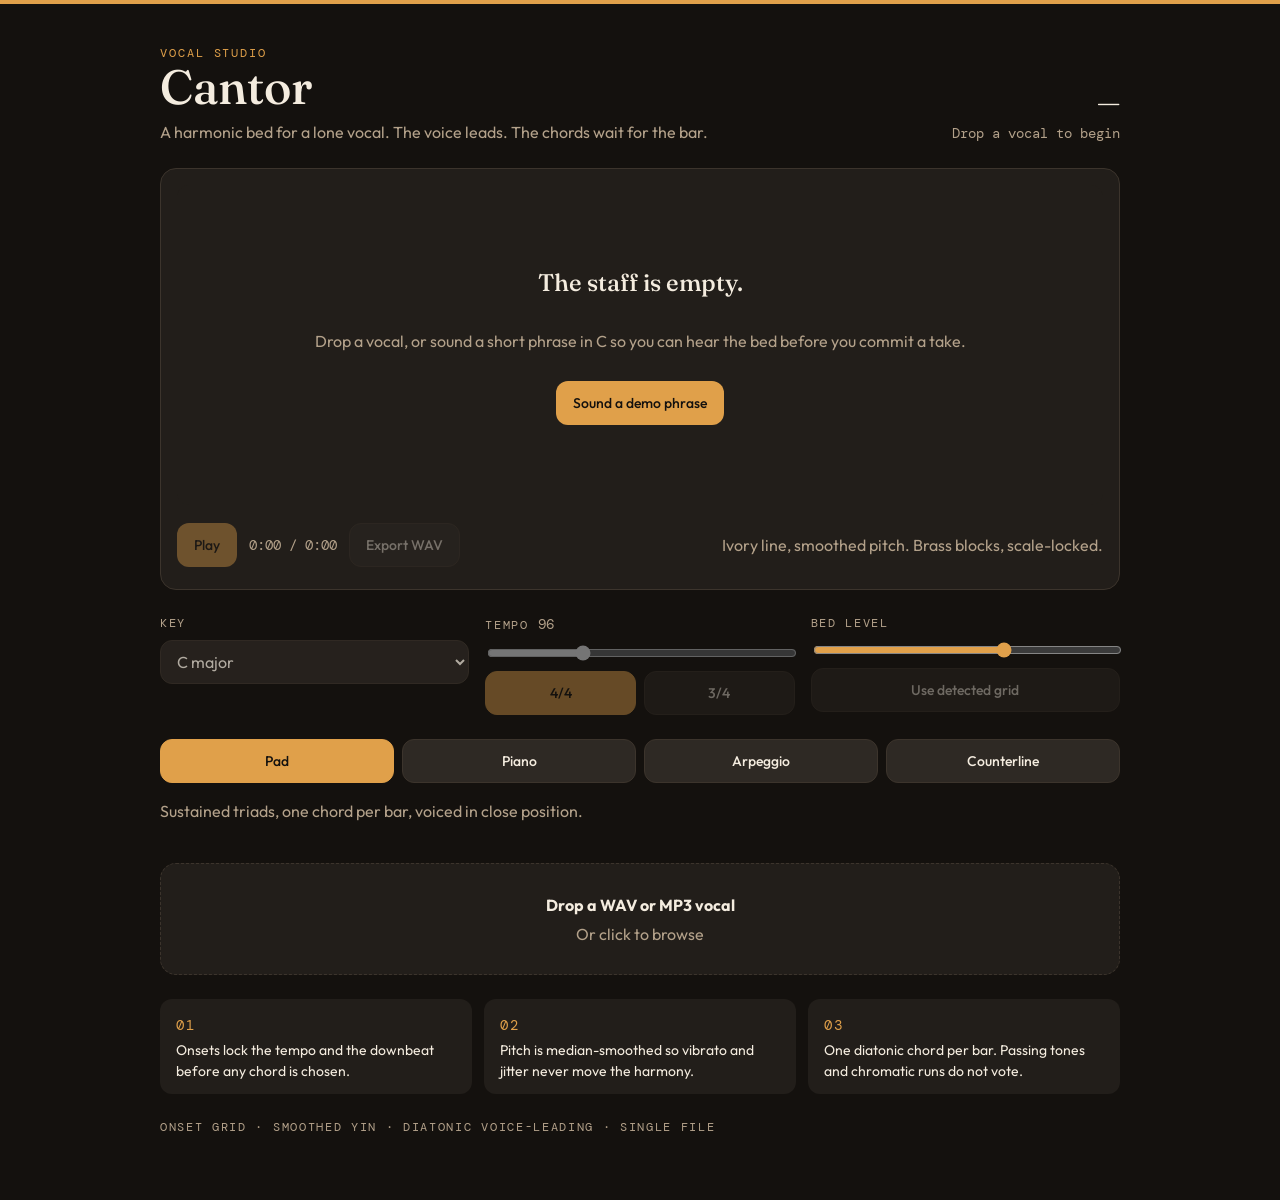
<file: index.html>
<!DOCTYPE html>
<html lang="en">
<head>
<meta charset="utf-8" />
<meta name="viewport" content="width=device-width, initial-scale=1" />
<title>Cantor</title>
<link rel="preconnect" href="https://fonts.googleapis.com" />
<link rel="preconnect" href="https://fonts.gstatic.com" crossorigin />
<link href="https://fonts.googleapis.com/css2?family=DM+Mono:wght@400;500&family=Fraunces:opsz,wght@9..144,500;9..144,600&family=Outfit:wght@400;500&display=swap" rel="stylesheet" />
<style>
  :root {
    --bg: #14110e;
    --surface: #221e1a;
    --raised: #2e2924;
    --fg: #f4ecdf;
    --muted: #b3a18a;
    --brass: #e0a04a;
    --line: #3c342c;
    --display: "Fraunces", "Iowan Old Style", Georgia, serif;
    --sans: "Outfit", "Avenir Next", sans-serif;
    --mono: "DM Mono", ui-monospace, monospace;
  }
  * { box-sizing: border-box; }
  [hidden] { display: none !important; }
  html { color-scheme: dark; }
  body {
    margin: 0;
    min-height: 100vh;
    background: var(--bg);
    color: var(--fg);
    font-family: var(--sans);
    line-height: 1.5;
  }
  button, select, input[type="file"] { font: inherit; }
  button { cursor: pointer; }
  button:disabled { cursor: default; opacity: 0.4; }
  :focus-visible { outline: 2px solid var(--brass); outline-offset: 2px; }
  input[type="range"] { accent-color: var(--brass); width: 100%; }
  .bar { height: 4px; background: var(--brass); }
  .wrap { max-width: 64rem; margin: 0 auto; padding: 1.5rem 1rem 3rem; display: flex; flex-direction: column; gap: 1.5rem; }
  header.top { display: flex; flex-direction: column; gap: 1rem; }
  .kicker { font-family: var(--mono); font-size: 0.75rem; letter-spacing: 0.16em; text-transform: uppercase; color: var(--brass); margin: 0; }
  h1 { font-family: var(--display); font-weight: 500; font-size: 2.4rem; line-height: 1.05; margin: 0; }
  .lede, .muted, .hint { color: var(--muted); }
  .lede { margin: 0.5rem 0 0; }
  .keyline { font-family: var(--display); font-size: 1.8rem; margin: 0; }
  .meta { font-family: var(--mono); font-size: 0.875rem; color: var(--muted); margin: 0; }
  .panel { border: 1px solid var(--line); background: var(--surface); border-radius: 1rem; padding: 0.75rem; }
  .stage { position: relative; height: 14rem; border-radius: 0.75rem; overflow: hidden; }
  canvas { display: block; width: 100%; height: 100%; }
  .veil {
    position: absolute; inset: 0; display: flex; flex-direction: column; align-items: center; justify-content: center;
    gap: 0.75rem; background: var(--surface); text-align: center; padding: 1.5rem;
  }
  .veil h2 { font-family: var(--display); font-weight: 500; font-size: 1.5rem; margin: 0; }
  .meter { height: 4px; width: min(20rem, 100%); background: var(--raised); border-radius: 999px; overflow: hidden; }
  .meter > span { display: block; height: 100%; background: var(--brass); }
  .row { display: flex; flex-wrap: wrap; align-items: center; gap: 0.75rem; margin-top: 0.75rem; }
  .btn {
    display: inline-flex; align-items: center; justify-content: center; gap: 0.45rem;
    height: 2.75rem; padding: 0 1rem; border-radius: 0.75rem; border: 1px solid transparent;
    background: var(--brass); color: var(--bg); font-size: 0.875rem; font-weight: 500;
  }
  .btn.ghost { background: var(--raised); color: var(--fg); border-color: var(--line); }
  .btn.on { background: var(--brass); color: var(--bg); border-color: var(--brass); }
  .clock { font-family: var(--mono); font-size: 0.875rem; color: var(--muted); }
  .alert { border: 1px solid var(--line); background: var(--surface); color: var(--brass); border-radius: 0.75rem; padding: 0.75rem 1rem; margin: 0; font-size: 0.875rem; }
  .chords { display: flex; flex-wrap: wrap; gap: 0.5rem; list-style: none; margin: 0; padding: 0; }
  .chords li { background: var(--surface); border-radius: 0.5rem; padding: 0.4rem 0.75rem; }
  .deg { font-family: var(--mono); font-size: 0.75rem; color: var(--muted); }
  .sym { font-family: var(--display); font-size: 1.15rem; margin-left: 0.45rem; }
  .grid { display: grid; gap: 1rem; }
  label.field, .field { display: flex; flex-direction: column; gap: 0.5rem; }
  .lbl { font-family: var(--mono); font-size: 0.75rem; letter-spacing: 0.14em; text-transform: uppercase; color: var(--muted); }
  select {
    height: 2.75rem; border-radius: 0.75rem; border: 1px solid var(--line); background: var(--raised); color: var(--fg); padding: 0 0.75rem;
  }
  .split { display: flex; gap: 0.5rem; }
  .split .btn { flex: 1; }
  .styles { display: grid; grid-template-columns: 1fr 1fr; gap: 0.5rem; }
  .drop {
    min-height: 7rem; display: flex; flex-direction: column; align-items: center; justify-content: center; gap: 0.35rem;
    border: 1px dashed var(--line); background: var(--surface); border-radius: 1rem; text-align: center; padding: 1.5rem; cursor: pointer;
  }
  .drop.hot { border-color: var(--brass); }
  .drop input { position: absolute; width: 1px; height: 1px; overflow: hidden; clip: rect(0 0 0 0); }
  .steps { display: grid; gap: 0.75rem; list-style: none; margin: 0; padding: 0; }
  .steps li { background: var(--surface); border-radius: 0.75rem; padding: 0.75rem 1rem; }
  .steps p { margin: 0.25rem 0 0; font-size: 0.875rem; }
  .foot { font-family: var(--mono); font-size: 0.75rem; letter-spacing: 0.14em; text-transform: uppercase; color: var(--muted); margin: 0; }
  @media (min-width: 768px) {
    .wrap { padding: 2.5rem 2rem 4rem; }
    h1 { font-size: 3rem; }
    header.top { flex-direction: row; align-items: flex-end; justify-content: space-between; }
    .keyblock { text-align: right; }
    .stage { height: 20rem; }
    .panel { padding: 1rem; }
    .grid { grid-template-columns: 1fr 1fr 1fr; }
    .styles { grid-template-columns: repeat(4, 1fr); }
    .steps { grid-template-columns: 1fr 1fr 1fr; }
    .push { margin-left: auto; }
  }
</style>
</head>
<body>
<div class="bar"></div>
<main class="wrap">
  <header class="top">
    <div>
      <p class="kicker">Vocal studio</p>
      <h1>Cantor</h1>
      <p class="lede">A harmonic bed for a lone vocal. The voice leads. The chords wait for the bar.</p>
    </div>
    <div class="keyblock">
      <p class="keyline" id="keyLabel">—</p>
      <p class="meta" id="metaLabel">Drop a vocal to begin</p>
    </div>
  </header>

  <section class="panel">
    <div class="stage">
      <canvas id="score" aria-hidden="true"></canvas>
      <div class="veil" id="veil">
        <h2 id="veilTitle">The staff is empty.</h2>
        <p class="muted" id="veilCopy">Drop a vocal, or sound a short phrase in C so you can hear the bed before you commit a take.</p>
        <div class="meter" id="meter" hidden><span id="meterFill"></span></div>
        <button class="btn" id="demoBtn" type="button">Sound a demo phrase</button>
      </div>
    </div>
    <div class="row">
      <button class="btn" id="playBtn" type="button" disabled>Play</button>
      <span class="clock" id="clock">0:00 / 0:00</span>
      <button class="btn ghost" id="exportBtn" type="button" disabled>Export WAV</button>
      <p class="muted push">Ivory line, smoothed pitch. Brass blocks, scale-locked.</p>
    </div>
  </section>

  <p class="alert" id="alert" hidden></p>
  <p class="muted" id="capped" hidden>Export keeps the first six minutes.</p>

  <div id="chordBlock" hidden>
    <p class="kicker" id="gridNote"></p>
    <ol class="chords" id="chords"></ol>
  </div>

  <section class="grid">
    <label class="field">
      <span class="lbl">Key</span>
      <select id="keySelect" disabled></select>
    </label>
    <div class="field">
      <div class="row" style="margin:0;gap:0.6rem">
        <span class="lbl">Tempo</span>
        <span class="clock" id="bpmRead">96</span>
      </div>
      <input id="bpm" type="range" min="60" max="180" step="1" value="96" disabled aria-label="Tempo in beats per minute" />
      <div class="split">
        <button class="btn on" id="m4" type="button" disabled>4/4</button>
        <button class="btn ghost" id="m3" type="button" disabled>3/4</button>
      </div>
    </div>
    <div class="field">
      <span class="lbl">Bed level</span>
      <input id="bed" type="range" min="0" max="1.6" step="0.01" value="1" aria-label="Backing track level" />
      <button class="btn ghost" id="resetBtn" type="button" disabled>Use detected grid</button>
    </div>
  </section>

  <section>
    <div class="styles" id="styles"></div>
    <p class="hint" id="styleHint"></p>
  </section>

  <label class="drop" id="drop">
    <strong id="fileName">Drop a WAV or MP3 vocal</strong>
    <span class="muted" id="fileHint">Or click to browse</span>
    <input id="file" type="file" accept="audio/*,.wav,.mp3,.m4a,.ogg,.flac" />
  </label>

  <ol class="steps">
    <li><p class="kicker">01</p><p>Onsets lock the tempo and the downbeat before any chord is chosen.</p></li>
    <li><p class="kicker">02</p><p>Pitch is median-smoothed so vibrato and jitter never move the harmony.</p></li>
    <li><p class="kicker">03</p><p>One diatonic chord per bar. Passing tones and chromatic runs do not vote.</p></li>
  </ol>
  <p class="foot">Onset grid · smoothed YIN · diatonic voice-leading · single file</p>
</main>
<script>"use strict";
var Voc2Inst = (() => {
  var __defProp = Object.defineProperty;
  var __getOwnPropDesc = Object.getOwnPropertyDescriptor;
  var __getOwnPropNames = Object.getOwnPropertyNames;
  var __hasOwnProp = Object.prototype.hasOwnProperty;
  var __export = (target, all) => {
    for (var name in all)
      __defProp(target, name, { get: all[name], enumerable: true });
  };
  var __copyProps = (to, from, except, desc) => {
    if (from && typeof from === "object" || typeof from === "function") {
      for (let key of __getOwnPropNames(from))
        if (!__hasOwnProp.call(to, key) && key !== except)
          __defProp(to, key, { get: () => from[key], enumerable: !(desc = __getOwnPropDesc(from, key)) || desc.enumerable });
    }
    return to;
  };
  var __toCommonJS = (mod) => __copyProps(__defProp({}, "__esModule", { value: true }), mod);

  // src/voc2inst-entry.ts
  var voc2inst_entry_exports = {};
  __export(voc2inst_entry_exports, {
    BedPlayer: () => BedPlayer,
    NOTE_NAMES: () => NOTE_NAMES,
    analyzeVocal: () => analyzeVocal,
    arrange: () => arrange,
    exportMix: () => exportMix,
    makeDemoVocal: () => makeDemoVocal,
    mixToMono: () => mixToMono
  });

  // src/lib/cantor/theory.ts
  var NOTE_NAMES = ["C", "Db", "D", "Eb", "E", "F", "F#", "G", "Ab", "A", "Bb", "B"];
  var MAJOR_STEPS = [0, 2, 4, 5, 7, 9, 11];
  var MINOR_STEPS = [0, 2, 3, 5, 7, 8, 10];
  var MAJOR_PROFILE = [6.35, 2.23, 3.48, 2.33, 4.38, 4.09, 2.52, 5.19, 2.39, 3.66, 2.29, 2.88];
  var MINOR_PROFILE = [6.33, 2.68, 3.52, 5.38, 2.6, 3.53, 2.54, 4.75, 3.98, 2.69, 3.34, 3.17];
  function stepsFor(mode) {
    return mode === "major" ? MAJOR_STEPS : MINOR_STEPS;
  }
  function pitchClass(midi) {
    return (Math.round(midi) % 12 + 12) % 12;
  }
  function keyName(root, mode) {
    return `${NOTE_NAMES[root]} ${mode}`;
  }
  function hzToMidi(hz) {
    return 69 + 12 * Math.log2(hz / 440);
  }
  function midiToHz(midi) {
    return 440 * 2 ** ((midi - 69) / 12);
  }
  function buildScale(root, mode, low = 36, high = 84) {
    const steps = stepsFor(mode);
    const tones = [];
    for (let m = low; m <= high; m++) {
      if (steps.includes((pitchClass(m) - root + 12) % 12)) tones.push(m);
    }
    return tones;
  }
  function nearestScaleTone(midi, scale) {
    let best = scale[0] ?? Math.round(midi);
    let dist = Infinity;
    for (const tone of scale) {
      const d = Math.abs(tone - midi);
      if (d < dist) {
        dist = d;
        best = tone;
      }
    }
    return best;
  }
  function inScale(midi, root, mode) {
    return stepsFor(mode).includes((pitchClass(midi) - root + 12) % 12);
  }
  function diatonicTriads(root, mode) {
    const scale = stepsFor(mode);
    const qualities = mode === "major" ? ["maj", "min", "min", "maj", "maj", "min", "dim"] : ["min", "dim", "maj", "min", "min", "maj", "maj"];
    const degrees = mode === "major" ? ["I", "ii", "iii", "IV", "V", "vi", "vii\xB0"] : ["i", "ii\xB0", "III", "iv", "v", "VI", "VII"];
    const triads = scale.map((degree, i) => ({
      rootPc: (root + degree) % 12,
      third: (root + scale[(i + 2) % 7]) % 12,
      fifth: (root + scale[(i + 4) % 7]) % 12,
      quality: qualities[i],
      degree: degrees[i],
      degreeIndex: i,
      altered: false
    }));
    if (mode === "minor") {
      triads.push({
        rootPc: (root + 7) % 12,
        third: (root + 11) % 12,
        fifth: (root + 2) % 12,
        quality: "maj",
        degree: "V",
        degreeIndex: 4,
        altered: true
      });
    }
    return triads;
  }
  function triadSymbol(triad) {
    const name = NOTE_NAMES[triad.rootPc];
    if (triad.quality === "min") return `${name}m`;
    if (triad.quality === "dim") return `${name}dim`;
    return name;
  }
  function triadContains(triad, pc) {
    return pc === triad.rootPc || pc === triad.third || pc === triad.fifth;
  }
  function pcDistance(a, b) {
    const d = Math.abs(a - b) % 12;
    return Math.min(d, 12 - d);
  }
  var MOTION_COST = [0.32, 1.15, 0.22, 0.38, 0.42, 0.08, 0.95];
  function rootMotionCost(from, to) {
    return MOTION_COST[pcDistance(from, to)];
  }
  function pearson(a, b) {
    const n = a.length;
    let meanA = 0;
    let meanB = 0;
    for (let i = 0; i < n; i++) {
      meanA += a[i];
      meanB += b[i];
    }
    meanA /= n;
    meanB /= n;
    let num = 0;
    let denA = 0;
    let denB = 0;
    for (let i = 0; i < n; i++) {
      const da = a[i] - meanA;
      const db = b[i] - meanB;
      num += da * db;
      denA += da * da;
      denB += db * db;
    }
    const den = Math.sqrt(denA * denB);
    return den === 0 ? 0 : num / den;
  }
  function clamp(n, lo, hi) {
    return Math.max(lo, Math.min(hi, n));
  }

  // src/lib/cantor/analyze.ts
  var PITCH_RATE = 8e3;
  var MIN_HZ = 75;
  var MAX_HZ = 1e3;
  var YIN_THRESHOLD = 0.16;
  function mixToMono(channels) {
    const n = channels[0]?.length ?? 0;
    const out = new Float32Array(n);
    if (channels.length === 0 || n === 0) return out;
    for (const ch of channels) {
      for (let i = 0; i < n; i++) {
        const s = ch[i];
        if (Number.isFinite(s)) out[i] += s;
      }
    }
    const inv = 1 / channels.length;
    for (let i = 0; i < n; i++) out[i] *= inv;
    return out;
  }
  function normalizePeak(input, peakTarget = 0.85) {
    const out = new Float32Array(input.length);
    let peak = 0;
    for (let i = 0; i < input.length; i++) {
      const s = Number.isFinite(input[i]) ? input[i] : 0;
      out[i] = s;
      const a = Math.abs(s);
      if (a > peak) peak = a;
    }
    if (peak > 8e-4) {
      const g = peakTarget / peak;
      for (let i = 0; i < out.length; i++) out[i] *= g;
    }
    return out;
  }
  function downsample(input, inRate, outRate) {
    if (outRate >= inRate - 1) return input;
    const ratio = inRate / outRate;
    const outLen = Math.max(0, Math.floor(input.length / ratio));
    const out = new Float32Array(outLen);
    for (let i = 0; i < outLen; i++) {
      const a = Math.floor(i * ratio);
      const b = Math.min(input.length, Math.max(a + 1, Math.floor((i + 1) * ratio)));
      let s = 0;
      for (let j = a; j < b; j++) s += input[j];
      out[i] = s / (b - a);
    }
    return out;
  }
  function nextPow2(n) {
    let p = 1;
    while (p < n) p <<= 1;
    return p;
  }
  function fft(re, im) {
    const n = re.length;
    for (let i = 1, j = 0; i < n; i++) {
      let bit = n >> 1;
      for (; j & bit; bit >>= 1) j ^= bit;
      j ^= bit;
      if (i < j) {
        const tr = re[i];
        re[i] = re[j];
        re[j] = tr;
        const ti = im[i];
        im[i] = im[j];
        im[j] = ti;
      }
    }
    for (let len = 2; len <= n; len <<= 1) {
      const ang = -2 * Math.PI / len;
      const wlenRe = Math.cos(ang);
      const wlenIm = Math.sin(ang);
      const half = len >> 1;
      for (let i = 0; i < n; i += len) {
        let wRe = 1;
        let wIm = 0;
        for (let j = 0; j < half; j++) {
          const a = i + j;
          const b = a + half;
          const uRe = re[a];
          const uIm = im[a];
          const vRe = re[b] * wRe - im[b] * wIm;
          const vIm = re[b] * wIm + im[b] * wRe;
          re[a] = uRe + vRe;
          im[a] = uIm + vIm;
          re[b] = uRe - vRe;
          im[b] = uIm - vIm;
          const nwRe = wRe * wlenRe - wIm * wlenIm;
          wIm = wRe * wlenIm + wIm * wlenRe;
          wRe = nwRe;
        }
      }
    }
  }
  function ifft(re, im) {
    const n = re.length;
    for (let i = 0; i < n; i++) im[i] = -im[i];
    fft(re, im);
    for (let i = 0; i < n; i++) {
      re[i] /= n;
      im[i] = -im[i] / n;
    }
  }
  function parabolicOffset(ym1, y0, yp1) {
    const denom = 2 * (ym1 - 2 * y0 + yp1);
    if (Math.abs(denom) < 1e-12) return 0;
    return Math.max(-1, Math.min(1, (ym1 - yp1) / denom));
  }
  async function trackPitch(samples, sampleRate, onProgress) {
    const ds = downsample(samples, sampleRate, PITCH_RATE);
    const win = 1024;
    const hop = 80;
    const nfft = nextPow2(win * 2);
    const tauMin = Math.max(2, Math.floor(PITCH_RATE / MAX_HZ));
    const tauMax = Math.min(win - 3, Math.floor(PITCH_RATE / MIN_HZ));
    const re = new Float64Array(nfft);
    const im = new Float64Array(nfft);
    const prefix = new Float64Array(win + 1);
    const diff = new Float64Array(tauMax + 1);
    const cmnd = new Float64Array(tauMax + 1);
    const total = Math.max(0, Math.floor((ds.length - win) / hop));
    const frames = new Array(total);
    for (let fi = 0; fi < total; fi++) {
      const start = fi * hop;
      let mean = 0;
      for (let i = 0; i < win; i++) mean += ds[start + i];
      mean /= win;
      prefix[0] = 0;
      re.fill(0);
      im.fill(0);
      for (let i = 0; i < win; i++) {
        const x = ds[start + i] - mean;
        re[i] = x;
        prefix[i + 1] = prefix[i] + x * x;
      }
      const rms = Math.sqrt(prefix[win] / win);
      const t = (start + win / 2) / PITCH_RATE;
      if (rms < 0.012) {
        frames[fi] = { t, midi: null, conf: 0 };
      } else {
        fft(re, im);
        for (let i = 0; i < nfft; i++) {
          re[i] = re[i] * re[i] + im[i] * im[i];
          im[i] = 0;
        }
        ifft(re, im);
        diff[0] = 0;
        let running = 0;
        for (let tau = 1; tau <= tauMax; tau++) {
          const sum1 = prefix[win - tau];
          const sum2 = prefix[win] - prefix[tau];
          const d = sum1 + sum2 - 2 * re[tau];
          diff[tau] = d > 0 ? d : 0;
          running += diff[tau];
          cmnd[tau] = diff[tau] * tau / (running || 1);
        }
        let tauEst = -1;
        for (let tau = tauMin; tau <= tauMax; tau++) {
          if (cmnd[tau] < YIN_THRESHOLD) {
            while (tau < tauMax && cmnd[tau + 1] < cmnd[tau]) tau++;
            tauEst = tau;
            break;
          }
        }
        if (tauEst < 0) {
          let minC = Infinity;
          let minT = tauMin;
          for (let tau = tauMin; tau <= tauMax; tau++) {
            if (cmnd[tau] < minC) {
              minC = cmnd[tau];
              minT = tau;
            }
          }
          tauEst = minC < 0.5 ? minT : -1;
        }
        if (tauEst > tauMin * 2) {
          const half = Math.round(tauEst / 2);
          if (half >= tauMin && cmnd[half] < 0.42 && cmnd[half] <= cmnd[Math.max(tauMin, half - 1)] && cmnd[half] <= cmnd[Math.min(tauMax, half + 1)] && cmnd[half] < cmnd[tauEst] + 0.18) {
            tauEst = half;
          }
        }
        if (tauEst < 0) {
          frames[fi] = { t, midi: null, conf: 0 };
        } else {
          const tauF = tauEst + parabolicOffset(diff[tauEst - 1], diff[tauEst], diff[tauEst + 1]);
          const hz = PITCH_RATE / tauF;
          const conf = Math.max(0, Math.min(1, 1 - cmnd[tauEst]));
          if (hz < MIN_HZ || hz > MAX_HZ || conf < 0.78) {
            frames[fi] = { t, midi: null, conf };
          } else {
            frames[fi] = { t, midi: hzToMidi(hz), conf };
          }
        }
      }
      if ((fi & 63) === 0) {
        onProgress?.(total === 0 ? 1 : fi / total);
        await new Promise((resolve) => setTimeout(resolve, 0));
      }
    }
    return frames;
  }
  function repairOctaves(midi) {
    const out = midi.slice();
    for (let i = 1; i < out.length; i++) {
      const prev = out[i - 1];
      const cur = out[i];
      if (prev == null || cur == null) continue;
      const diff = cur - prev;
      if (Math.abs(Math.abs(diff) - 12) <= 1.3) out[i] = cur - Math.sign(diff) * 12;
    }
    return out;
  }
  function medianFilter(midi, radius) {
    const out = new Array(midi.length);
    const window = [];
    for (let i = 0; i < midi.length; i++) {
      window.length = 0;
      for (let j = i - radius; j <= i + radius; j++) {
        if (j < 0 || j >= midi.length) continue;
        const v = midi[j];
        if (v != null) window.push(v);
      }
      if (window.length < radius) {
        out[i] = null;
        continue;
      }
      window.sort((a, b) => a - b);
      out[i] = window.length % 2 === 1 ? window[window.length >> 1] : (window[window.length / 2 - 1] + window[window.length / 2]) / 2;
    }
    return out;
  }
  function smoothRuns(midi, radius) {
    const out = midi.slice();
    let i = 0;
    while (i < midi.length) {
      if (midi[i] == null) {
        i++;
        continue;
      }
      let j = i;
      while (j < midi.length && midi[j] != null) j++;
      for (let k = i; k < j; k++) {
        const a = Math.max(i, k - radius);
        const b = Math.min(j - 1, k + radius);
        let s = 0;
        let c = 0;
        for (let t = a; t <= b; t++) {
          s += midi[t];
          c++;
        }
        out[k] = s / c;
      }
      i = j;
    }
    return out;
  }
  function smoothContour(raw) {
    const midis = repairOctaves(raw.map((f) => f.midi));
    const med = medianFilter(midis, 3);
    const repaired = repairOctaves(med);
    const smoothed = smoothRuns(repaired, 6);
    return raw.map((f, i) => ({
      t: f.t,
      midi: smoothed[i],
      conf: f.conf
    }));
  }
  function halfWaveFlux(env) {
    const flux = new Float32Array(env.length);
    for (let i = 1; i < env.length; i++) {
      const d = env[i] - env[i - 1];
      flux[i] = d > 0 ? d : 0;
    }
    const sm = new Float32Array(flux.length);
    for (let i = 0; i < flux.length; i++) {
      const a = flux[Math.max(0, i - 1)];
      const b = flux[i];
      const c = flux[Math.min(flux.length - 1, i + 1)];
      sm[i] = (a + 2 * b + c) / 4;
    }
    let peak = 0;
    for (let i = 0; i < sm.length; i++) if (sm[i] > peak) peak = sm[i];
    if (peak > 0) {
      for (let i = 0; i < sm.length; i++) sm[i] /= peak;
    }
    return sm;
  }
  function onsetFlux(samples, sampleRate) {
    const rate = 16e3;
    const ds = downsample(samples, sampleRate, rate);
    const pad = Math.round(rate * 0.06);
    const padded = new Float32Array(ds.length + pad);
    padded.set(ds, pad);
    const hop = Math.round(rate * 0.01);
    const win = hop * 2;
    const n = Math.max(0, Math.floor((padded.length - win) / hop));
    const energy = new Float32Array(n);
    const high = new Float32Array(n);
    for (let i = 0; i < n; i++) {
      const start = i * hop;
      let e = 0;
      let h = 0;
      let prev = 0;
      for (let j = 0; j < win; j++) {
        const s = padded[start + j];
        e += s * s;
        const d = s - prev;
        h += d * d;
        prev = s;
      }
      energy[i] = Math.log(1e-8 + e);
      high[i] = Math.log(1e-8 + h);
    }
    const a = halfWaveFlux(energy);
    const b = halfWaveFlux(high);
    const mixed = new Float32Array(n);
    for (let i = 0; i < n; i++) mixed[i] = 0.62 * a[i] + 0.38 * b[i];
    const padFrames = Math.round(pad / hop);
    const out = new Float32Array(Math.max(0, n - padFrames));
    for (let i = 0; i < n; i++) {
      const orig = i - padFrames;
      if (orig >= 0 && orig < out.length) out[orig] = Math.max(out[orig], mixed[i]);
      else if (out.length > 0) out[0] = Math.max(out[0], mixed[i]);
    }
    return { flux: out, hop: hop / rate };
  }
  function priorFor(bpm) {
    const z = (bpm - 104) / 55;
    return Math.exp(-0.5 * z * z);
  }
  function scoreGrid(flux, period, phase) {
    if (period < 4) return -Infinity;
    let sum = 0;
    let n = 0;
    let hits = 0;
    for (let t = phase; t < flux.length - 1; t += period) {
      const i = Math.round(t);
      const left = i > 0 ? flux[i - 1] : 0;
      const mid = flux[i] ?? 0;
      const right = i + 1 < flux.length ? flux[i + 1] : 0;
      const v = mid + 0.45 * left + 0.45 * right;
      sum += v;
      if (mid > 0.15) hits++;
      n++;
    }
    if (n < 3) return -Infinity;
    const hitRate = hits / n;
    return sum / Math.sqrt(n) * (0.5 + 0.5 * hitRate);
  }
  function phaseAtBpm(flux, hopSec, bpm) {
    const period = 60 / bpm / hopSec;
    const steps = 24;
    let best = 0;
    let bestScore = -Infinity;
    for (let p = 0; p < steps; p++) {
      const phase = p / steps * period;
      const score = scoreGrid(flux, period, phase);
      if (score > bestScore) {
        bestScore = score;
        best = phase;
      }
    }
    return best * hopSec;
  }
  function downbeatAt(flux, hopSec, bpm, firstBeat, beatsPerBar) {
    const beatSec = 60 / bpm;
    const period = beatSec / hopSec;
    const bar = period * beatsPerBar;
    let bestShift = 0;
    let bestScore = -Infinity;
    for (let shift = 0; shift < beatsPerBar; shift++) {
      const origin = firstBeat / hopSec + shift * period;
      let sum = 0;
      let n = 0;
      for (let t = origin; t < flux.length; t += bar) {
        const i = Math.round(t);
        if (i < 0 || i >= flux.length) continue;
        sum += flux[i];
        n++;
      }
      const score = n > 0 ? sum / n : -Infinity;
      if (score > bestScore) {
        bestScore = score;
        bestShift = shift;
      }
    }
    let downbeat = firstBeat + bestShift * beatSec;
    const barSec = beatSec * beatsPerBar;
    while (downbeat - barSec > 0.03) downbeat -= barSec;
    return downbeat;
  }
  function estimateTempo(flux, hopSec) {
    let peak = 0;
    for (let i = 0; i < flux.length; i++) if (flux[i] > peak) peak = flux[i];
    if (peak < 1e-4 || flux.length < 20) return { bpm: 96, firstBeat: 0 };
    let bestBpm = 96;
    let bestScore = -Infinity;
    for (let bpm2 = 60; bpm2 <= 180; bpm2 += 0.5) {
      const period = 60 / bpm2 / hopSec;
      const steps = 16;
      let local = -Infinity;
      for (let p = 0; p < steps; p++) {
        const s = scoreGrid(flux, period, p / steps * period);
        if (s > local) local = s;
      }
      const score = local * priorFor(bpm2);
      if (score > bestScore) {
        bestScore = score;
        bestBpm = bpm2;
      }
    }
    let refined = bestBpm;
    bestScore = -Infinity;
    for (let bpm2 = bestBpm - 1; bpm2 <= bestBpm + 1; bpm2 += 0.1) {
      const clamped = Math.max(60, Math.min(180, bpm2));
      const period = 60 / clamped / hopSec;
      let local = -Infinity;
      const steps = 24;
      for (let p = 0; p < steps; p++) {
        const s = scoreGrid(flux, period, p / steps * period);
        if (s > local) local = s;
      }
      const score = local * priorFor(clamped);
      if (score > bestScore) {
        bestScore = score;
        refined = clamped;
      }
    }
    const bpm = Math.round(Math.max(60, Math.min(180, refined)));
    const firstBeat = phaseAtBpm(flux, hopSec, bpm);
    return { bpm, firstBeat };
  }
  function estimateKey(frames) {
    const hist = new Float64Array(12);
    for (let i = 0; i < frames.length; i++) {
      const m = frames[i].midi;
      if (m == null) continue;
      const prev = frames[i - 1]?.midi;
      const next = frames[i + 1]?.midi;
      let w = frames[i].conf;
      if (prev != null && next != null && Math.abs(prev - m) < 0.35 && Math.abs(next - m) < 0.35) w *= 1.7;
      hist[pitchClass(m)] += w;
    }
    let total = 0;
    for (let i = 0; i < 12; i++) total += hist[i];
    if (total < 4) return { root: 0, mode: "major", score: 0 };
    let best = { root: 0, mode: "major", score: -Infinity };
    let second = { root: 0, mode: "minor", score: -Infinity };
    const rotated = new Float64Array(12);
    for (let root = 0; root < 12; root++) {
      for (const mode of ["major", "minor"]) {
        const profile = mode === "major" ? MAJOR_PROFILE : MINOR_PROFILE;
        for (let i = 0; i < 12; i++) rotated[i] = profile[(i - root + 12) % 12];
        const score = pearson(hist, rotated);
        const cand = { root, mode, score };
        if (score > best.score) {
          second = best;
          best = cand;
        } else if (score > second.score) {
          second = cand;
        }
      }
    }
    const relative = best.mode !== second.mode && ((best.mode === "major" ? best.root : second.root) + 12) % 12 === ((best.mode === "minor" ? best.root : second.root) + 3) % 12;
    if (relative && best.score - second.score < 0.045) {
      const tonicMass = (c) => hist[c.root];
      if (tonicMass(second) > tonicMass(best) * 1.08) best = second;
    }
    return best;
  }
  function waveformPeaks(samples, buckets = 720) {
    const out = [];
    if (samples.length === 0) return out;
    const size = Math.max(1, Math.floor(samples.length / buckets));
    const n = Math.ceil(samples.length / size);
    for (let i = 0; i < n; i++) {
      let mn = 0;
      let mx = 0;
      const a = i * size;
      const b = Math.min(samples.length, a + size);
      for (let j = a; j < b; j++) {
        const s = samples[j];
        if (s < mn) mn = s;
        if (s > mx) mx = s;
      }
      out.push({ min: mn, max: mx });
    }
    return out;
  }
  async function analyzeVocal(samples, sampleRate, onProgress) {
    const mono = normalizePeak(samples);
    const duration = mono.length / sampleRate;
    onProgress?.("Listening for the pulse", 0.04);
    const { flux, hop } = onsetFlux(mono, sampleRate);
    onProgress?.("Locking the bar grid", 0.18);
    await new Promise((resolve) => setTimeout(resolve, 0));
    const tempo = estimateTempo(flux, hop);
    onProgress?.("Following the vocal, smoothing vibrato", 0.28);
    const raw = await trackPitch(mono, sampleRate, (r) => {
      onProgress?.("Following the vocal, smoothing vibrato", 0.28 + r * 0.62);
    });
    const frames = smoothContour(raw);
    onProgress?.("Choosing a key", 0.94);
    const key = estimateKey(frames);
    let voiced = 0;
    for (const f of frames) if (f.midi != null) voiced++;
    onProgress?.("Choosing a key", 1);
    return {
      duration,
      sampleRate,
      waveform: waveformPeaks(mono),
      frames,
      frameHop: 80 / PITCH_RATE,
      flux,
      fluxHop: hop,
      detectedBpm: tempo.bpm,
      detectedFirstBeat: tempo.firstBeat,
      detectedRoot: key.root,
      detectedMode: key.mode,
      keyScore: key.score,
      voicedFraction: frames.length === 0 ? 0 : voiced / frames.length
    };
  }

  // src/lib/cantor/arrange.ts
  function median(values) {
    const a = values.slice().sort((x, y) => x - y);
    const mid = a.length >> 1;
    if (a.length % 2 === 1) return a[mid];
    return (a[mid - 1] + a[mid]) / 2;
  }
  function eighthWeight(index, meter) {
    const off = index % 2 === 1;
    if (off) return 0.38;
    const beat = Math.floor(index / 2);
    if (beat === 0) return 4;
    if (meter === 4 && beat === 2) return 2.15;
    if (meter === 3 && beat === 2) return 1.25;
    return 1;
  }
  function buildCells(features, bpm, downbeat, root, mode) {
    const eighth = 60 / bpm / 2;
    const scale = buildScale(root, mode);
    const frames = features.frames;
    let t = downbeat;
    while (t > 1e-4) t -= eighth;
    const cells = [];
    let fi = 0;
    for (; t < features.duration - eighth * 0.2; t += eighth) {
      const t0 = t;
      const t1 = t + eighth;
      const overlap = Math.min(t1, features.duration) - Math.max(t0, 0);
      if (overlap < eighth * 0.4) continue;
      while (fi < frames.length && frames[fi].t < t0) fi++;
      const values = [];
      let total = 0;
      for (let k = fi; k < frames.length && frames[k].t < t1; k++) {
        total++;
        const m = frames[k].midi;
        if (m != null) values.push(m);
      }
      const voiced = total > 0 && values.length / total >= 0.34 && values.length >= 2;
      if (!voiced) {
        cells.push({
          start: t0,
          duration: eighth,
          midi: null,
          heard: null,
          diatonic: false,
          passing: false,
          voiced: false
        });
        continue;
      }
      const heard = median(values);
      const rounded = Math.round(heard);
      const diatonic = inScale(rounded, root, mode);
      const snapped = diatonic ? rounded : nearestScaleTone(heard, scale);
      cells.push({
        start: t0,
        duration: eighth,
        midi: snapped,
        heard,
        diatonic,
        passing: false,
        voiced: true
      });
    }
    for (let i = 0; i < cells.length; i++) {
      const cell = cells[i];
      if (!cell.voiced || cell.midi == null || !cell.diatonic) continue;
      const prev = cells[i - 1];
      const next = cells[i + 1];
      const index = Math.round((cell.start - downbeat) / eighth);
      const off = (index % 2 + 2) % 2 === 1;
      if (off && prev?.midi != null && next?.midi != null && Math.abs(prev.midi - cell.midi) >= 1 && Math.abs(next.midi - cell.midi) >= 1) {
        cell.passing = true;
      }
    }
    return cells;
  }
  function placeUppers(triad, center) {
    const r = triad.rootPc;
    const third = r + (triad.third - r + 12) % 12;
    const fifth = third + (triad.fifth - triad.third + 12) % 12;
    const shapes = [
      [r, third, fifth],
      [third, fifth, r + 12],
      [fifth, r + 12, third + 12]
    ];
    const out = [];
    for (const shape of shapes) {
      const avg = (shape[0] + shape[1] + shape[2]) / 3;
      const shift = Math.round((center - avg) / 12) * 12;
      for (const oct of [-12, 0, 12]) {
        const voiced = shape.map((n) => n + shift + oct);
        if (voiced.every((n) => n >= 52 && n <= 79)) out.push(voiced);
      }
    }
    if (out.length === 0) {
      const shape = shapes[0];
      const avg = (shape[0] + shape[1] + shape[2]) / 3;
      const shift = Math.round((64 - avg) / 12) * 12;
      out.push(shape.map((n) => n + shift));
    }
    return out;
  }
  function voiceCost(next, prev) {
    if (!prev) return 0;
    let cost = 0;
    for (let i = 0; i < 3; i++) {
      const leap = Math.abs(next[i] - prev[i]);
      cost += leap;
      if (leap > 7) cost += (leap - 7) * 2.4;
    }
    return cost;
  }
  function chooseBass(rootPc, prev) {
    const target = prev ?? 43;
    let best = 36 + (rootPc - 36) % 12 + 36;
    let bestD = Infinity;
    for (let m = 36; m <= 52; m++) {
      if (pitchClass(m) !== rootPc) continue;
      const d = Math.abs(m - target);
      if (d < bestD) {
        bestD = d;
        best = m;
      }
    }
    return best;
  }
  function chooseChord(votes, strongPc, root, mode, prevRoot) {
    const triads = diatonicTriads(root, mode);
    const primary = mode === "major" ? /* @__PURE__ */ new Set([0, 3, 4, 5]) : /* @__PURE__ */ new Set([0, 3, 5, 6]);
    let best = null;
    let bestScore = -Infinity;
    for (const triad of triads) {
      let pos = 0;
      let neg = 0;
      for (const vote of votes) {
        if (triadContains(triad, vote.pc)) pos += vote.weight;
        else neg += vote.weight;
      }
      const fit = (pos - 0.4 * neg) / (pos + neg || 1);
      let score = fit * 3.15;
      if (primary.has(triad.degreeIndex) && !triad.altered) score += 0.16;
      if (triad.quality === "dim") score -= 0.95;
      if (strongPc != null && strongPc === triad.rootPc) score += 0.64;
      else if (strongPc != null && triadContains(triad, strongPc)) score += 0.16;
      if (prevRoot != null) score -= rootMotionCost(prevRoot, triad.rootPc);
      if (score > bestScore) {
        bestScore = score;
        best = triad;
      }
    }
    return best;
  }
  function scaleIndex(scale, midi) {
    let best = 0;
    let dist = Infinity;
    for (let i = 0; i < scale.length; i++) {
      const d = Math.abs(scale[i] - midi);
      if (d < dist) {
        dist = d;
        best = i;
      }
    }
    return best;
  }
  function moveToward(current, target, scale, maxLeap) {
    if (Math.abs(target - current) <= maxLeap) return target;
    const dir = Math.sign(target - current);
    let best = current;
    let bestDist = Math.abs(current - target);
    for (const tone of scale) {
      const delta = tone - current;
      if (Math.sign(delta) !== dir || Math.abs(delta) > maxLeap) continue;
      const dist = Math.abs(tone - target);
      if (dist < bestDist) {
        bestDist = dist;
        best = tone;
      }
    }
    return best;
  }
  function counterTarget(vocal, scale) {
    const snapped = nearestScaleTone(vocal, scale);
    let idx = scaleIndex(scale, snapped);
    let target = scale[Math.max(0, idx - 2)];
    if (snapped - target < 3) target = scale[Math.max(0, idx - 4)] ?? target;
    idx = scaleIndex(scale, target);
    while (target > snapped - 3 && idx > 0) {
      idx--;
      target = scale[idx];
    }
    while (target < 48) {
      const up = target + 12;
      if (up > snapped - 3) break;
      target = up;
    }
    if (target > snapped - 3 && target - 12 >= 40) target -= 12;
    return clamp(target, 40, 74);
  }
  function pushPad(notes, voicing, start, duration) {
    const [bass, ...upper] = voicing;
    notes.push({ midi: bass, start, duration, gain: 0.042, role: "bass" });
    for (const midi of upper) notes.push({ midi, start, duration, gain: 0.034, role: "chord" });
  }
  function pushPiano(notes, voicing, start, duration, bpm, meter) {
    const beat = 60 / bpm;
    const [bass, ...upper] = voicing;
    const bassDur = Math.min(duration, beat * (meter === 3 ? 2 : 2));
    notes.push({ midi: bass, start, duration: bassDur, gain: 0.1, role: "bass" });
    const stab = Math.min(beat * 0.95, duration);
    for (const midi of upper) notes.push({ midi, start, duration: stab, gain: 0.072, role: "chord" });
    if (meter === 4 && duration > beat * 2.2) {
      const echo = start + beat * 2;
      for (const midi of upper) {
        notes.push({ midi, start: echo, duration: Math.min(stab, start + duration - echo), gain: 0.05, role: "chord" });
      }
    }
  }
  function pushArp(notes, voicing, start, duration, bpm, meter, rising) {
    const eighth = 60 / bpm / 2;
    const steps = meter * 2;
    const pattern = rising ? [0, 1, 2, 3, 2, 1, 2, 3] : [0, 3, 2, 1, 2, 3, 2, 1];
    for (let s = 0; s < steps; s++) {
      const at = start + s * eighth;
      if (at >= start + duration - 0.02) break;
      const idx = pattern[s % pattern.length];
      notes.push({
        midi: voicing[idx],
        start: at,
        duration: eighth * 0.88,
        gain: idx === 0 ? 0.085 : 0.06,
        role: idx === 0 ? "bass" : "chord"
      });
    }
  }
  function arrange(features, opts) {
    const bpm = clamp(Math.round(opts.bpm ?? features.detectedBpm), 60, 180);
    const root = opts.root ?? features.detectedRoot;
    const mode = opts.mode ?? features.detectedMode;
    const meter = opts.meter;
    let firstBeat = features.detectedFirstBeat;
    if (opts.bpm != null && Math.round(opts.bpm) !== features.detectedBpm) {
      firstBeat = phaseAtBpm(features.flux, features.fluxHop, bpm);
    }
    const downbeat = downbeatAt(features.flux, features.fluxHop, bpm, firstBeat, meter);
    const cells = buildCells(features, bpm, downbeat, root, mode);
    const barDur = 60 / bpm * meter;
    const eighth = 60 / bpm / 2;
    const scale = buildScale(root, mode, 40, 81);
    const chords = [];
    const notes = [];
    let prevUpper = null;
    let prevBass = null;
    let prevRoot = null;
    let prevMel = null;
    let prevLine = null;
    let barStart = downbeat;
    while (barStart > 0.02) barStart -= barDur;
    for (; barStart < features.duration - barDur * 0.28; barStart += barDur) {
      const barEnd = barStart + barDur;
      const inBar = cells.filter((c) => c.start >= barStart - 1e-4 && c.start < barEnd - 1e-4);
      const votes = [];
      let strongPc = null;
      let strongW = -1;
      const heard = [];
      for (const cell of inBar) {
        if (!cell.voiced || cell.midi == null || !cell.diatonic) continue;
        heard.push(cell.midi);
        const index = Math.round((cell.start - barStart) / eighth);
        let w = eighthWeight(Math.max(0, index), meter);
        if (cell.passing) w *= 0.22;
        const pc = pitchClass(cell.midi);
        votes.push({ pc, weight: w });
        if (w > strongW) {
          strongW = w;
          strongPc = pc;
        }
      }
      const weightSum = votes.reduce((s, v) => s + v.weight, 0);
      const melMedian = heard.length ? median(heard) : null;
      if (opts.style === "line") {
        const quarters = meter;
        const qDur = barDur / quarters;
        for (let q = 0; q < quarters; q++) {
          const q0 = barStart + q * qDur;
          const q1 = q0 + qDur;
          const group = inBar.filter((c) => c.voiced && c.midi != null && c.start >= q0 - 1e-4 && c.start < q1 - 1e-4);
          if (group.length === 0) {
            prevLine = null;
            continue;
          }
          const vocal = median(group.map((c) => c.midi));
          let target = counterTarget(vocal, scale);
          if (prevLine != null) target = moveToward(prevLine, target, scale, 5);
          if (vocal - target < 3) continue;
          const at = Math.max(0, q0);
          const dur = Math.min(features.duration, q1) - at;
          if (dur < 0.05) continue;
          notes.push({ midi: target, start: at, duration: dur * 0.94, gain: 0.078, role: "line" });
          prevLine = target;
        }
      }
      if (weightSum < 1.15 || melMedian == null) {
        prevMel = melMedian ?? prevMel;
        continue;
      }
      const triad = chooseChord(votes, strongPc, root, mode, prevRoot);
      if (!triad) continue;
      const dir = prevMel == null ? 0 : clamp(melMedian - prevMel, -8, 8);
      const prevAvg = prevUpper ? (prevUpper[0] + prevUpper[1] + prevUpper[2]) / 3 : 64;
      const center = prevAvg + clamp(dir * 0.45, -5, 5);
      let bass = chooseBass(triad.rootPc, prevBass);
      let bestUpper = null;
      let bestCost = Infinity;
      const candidates = placeUppers(triad, center);
      for (const upper of candidates) {
        let cost = voiceCost(upper, prevUpper);
        if (upper[0] < bass + 5) cost += 6;
        const avg = (upper[0] + upper[1] + upper[2]) / 3;
        cost += Math.abs(avg - center) * 0.18;
        if (!prevUpper) cost += Math.abs(avg - 64) * 0.05;
        if (cost < bestCost) {
          bestCost = cost;
          bestUpper = upper;
        }
      }
      if (!bestUpper) continue;
      if (bestUpper[0] < bass + 5 && bass - 12 >= 36) bass -= 12;
      const start = Math.max(0, barStart);
      const end = Math.min(features.duration, barEnd);
      const duration = end - start;
      if (duration < 0.08) continue;
      const voicing = [bass, bestUpper[0], bestUpper[1], bestUpper[2]];
      chords.push({
        symbol: triadSymbol(triad),
        degree: triad.degree,
        start,
        duration,
        voicing
      });
      if (opts.style === "pad") pushPad(notes, voicing, start, duration);
      else if (opts.style === "piano") pushPiano(notes, voicing, start, duration, bpm, meter);
      else if (opts.style === "arp") {
        const mid = barStart + barDur / 2;
        const early = heard.length ? inBar.filter((c) => c.voiced && c.midi != null && c.start < mid) : [];
        const late = inBar.filter((c) => c.voiced && c.midi != null && c.start >= mid);
        const a = early.length ? median(early.map((c) => c.midi)) : melMedian;
        const b = late.length ? median(late.map((c) => c.midi)) : melMedian;
        pushArp(notes, voicing, start, duration, bpm, meter, b >= a - 0.3);
      }
      prevUpper = bestUpper;
      prevBass = bass;
      prevRoot = triad.rootPc;
      prevMel = melMedian;
    }
    return {
      bpm,
      meter,
      root,
      mode,
      keyLabel: keyName(root, mode),
      downbeat,
      cells,
      chords,
      notes
    };
  }

  // src/lib/cantor/demo.ts
  function makeDemoVocal(sampleRate = 44100) {
    const bpm = 96;
    const beat = 60 / bpm;
    const phrase = [
      [60, 1],
      [64, 1],
      [67, 1],
      [64, 1],
      [65, 1],
      [69, 1],
      [72, 1],
      [69, 1],
      [67, 1],
      [71, 1],
      [74, 1],
      [71, 1],
      [60, 1],
      [64, 1],
      [62, 1],
      [60, 1]
    ];
    const beats = phrase.reduce((sum, note) => sum + note[1], 0);
    const out = new Float32Array(Math.ceil((beats * beat + 0.35) * sampleRate));
    let t = 0;
    let index = 0;
    for (const [midi, length] of phrase) {
      const dur = length * beat;
      const downbeat = index % 4 === 0;
      sing(out, sampleRate, t, dur * 0.88, midi, downbeat ? 1 : 0.58);
      t += dur;
      index += length;
    }
    return out;
  }
  function noise(i) {
    const x = Math.imul(i, 1103515245) + 12345 & 2147483647;
    return x % 1e4 / 5e3 - 1;
  }
  function sing(out, sampleRate, start, dur, midi, accent) {
    const f0 = midiToHz(midi);
    const a0 = Math.max(0, Math.floor(start * sampleRate));
    const a1 = Math.min(out.length, Math.floor((start + dur) * sampleRate));
    const amps = [1, 0.52, 0.26, 0.13, 0.06, 0.035];
    let phase = 0;
    let prevT = 0;
    for (let i = a0; i < a1; i++) {
      const t = i / sampleRate - start;
      const dt = t - prevT;
      prevT = t;
      const vib = t > 0.045 ? Math.sin(2 * Math.PI * 5.4 * t) * 0.42 : 0;
      const hz = f0 * 2 ** (vib / 12);
      phase += 2 * Math.PI * hz * dt;
      let s = 0;
      for (let h = 0; h < amps.length; h++) s += amps[h] * Math.sin(phase * (h + 1));
      const attack = Math.min(1, t / 0.02);
      const release = Math.min(1, Math.max(0, (dur - t) / 0.045));
      const env = Math.min(attack, release);
      let burst = 0;
      const burstLen = accent > 0.8 ? 0.018 : 0.01;
      if (t < burstLen) burst = noise(i) * (1 - t / burstLen) * (accent > 0.8 ? 0.7 : 0.28);
      out[i] += s / 2.05 * env * 0.36 * accent + burst;
    }
  }

  // src/lib/cantor/synth.ts
  var HIGH = {
    pad: {
      waves: ["sawtooth", "triangle"],
      detunes: [0, 7],
      cutoff: 820,
      attack: 0.085,
      decay: 0.2,
      sustain: 0.8,
      release: 0.3
    },
    piano: {
      waves: ["triangle"],
      detunes: [0],
      cutoff: 1700,
      attack: 7e-3,
      decay: 0.28,
      sustain: 0.15,
      release: 0.16
    },
    arp: {
      waves: ["triangle"],
      detunes: [0],
      cutoff: 2e3,
      attack: 5e-3,
      decay: 0.13,
      sustain: 0.06,
      release: 0.07
    },
    line: {
      waves: ["sine"],
      detunes: [0],
      cutoff: 2400,
      attack: 0.018,
      decay: 0.1,
      sustain: 0.74,
      release: 0.13
    }
  };
  var BASS = {
    waves: ["sine"],
    detunes: [0],
    cutoff: 380,
    attack: 0.012,
    decay: 0.16,
    sustain: 0.62,
    release: 0.11
  };
  function patchFor(style, midi) {
    if (midi < 50) {
      if (style === "pad") {
        return { ...BASS, attack: 0.07, decay: 0.18, sustain: 0.78, release: 0.28, cutoff: 340 };
      }
      return BASS;
    }
    return HIGH[style];
  }
  function later(time, prev) {
    return time <= prev ? prev + 1e-3 : time;
  }
  function scheduleNote(ctx, dest, when, dur, midi, peak, style, sink) {
    if (!Number.isFinite(midi) || !Number.isFinite(dur) || dur <= 0.025 || peak <= 0) return;
    const patch = patchFor(style, midi);
    const freq = 440 * 2 ** ((midi - 69) / 12);
    const pre = ctx.createGain();
    pre.gain.value = 1 / patch.waves.length;
    const filter = ctx.createBiquadFilter();
    filter.type = "lowpass";
    filter.frequency.value = patch.cutoff;
    filter.Q.value = 0.55;
    const env = ctx.createGain();
    pre.connect(filter);
    filter.connect(env);
    env.connect(dest);
    const attackEnd = later(when + Math.min(patch.attack, Math.max(4e-3, dur * 0.35)), when);
    const decayEnd = later(Math.min(when + dur, attackEnd + patch.decay), attackEnd);
    const releaseStart = later(Math.max(decayEnd, when + dur), decayEnd);
    const releaseEnd = later(releaseStart + patch.release, releaseStart);
    const sustain = peak * patch.sustain;
    env.gain.setValueAtTime(1e-4, when);
    env.gain.linearRampToValueAtTime(Math.max(peak, 2e-4), attackEnd);
    env.gain.linearRampToValueAtTime(Math.max(sustain, 1e-4), decayEnd);
    if (releaseStart - decayEnd > 15e-4) env.gain.setValueAtTime(Math.max(sustain, 1e-4), releaseStart);
    env.gain.linearRampToValueAtTime(1e-4, releaseEnd);
    for (let i = 0; i < patch.waves.length; i++) {
      const osc = ctx.createOscillator();
      osc.type = patch.waves[i];
      osc.frequency.value = freq;
      osc.detune.value = patch.detunes[i] ?? 0;
      osc.connect(pre);
      osc.start(when);
      osc.stop(releaseEnd + 0.02);
      sink?.push(osc);
    }
  }
  function writeStr(view, offset, text) {
    for (let i = 0; i < text.length; i++) view.setUint8(offset + i, text.charCodeAt(i));
  }
  function encodeWav(buffer) {
    const channels = buffer.numberOfChannels;
    const sampleRate = buffer.sampleRate;
    const length = buffer.length;
    const data = [];
    for (let c = 0; c < channels; c++) data.push(buffer.getChannelData(c));
    const block = channels * 2;
    const bytes = new ArrayBuffer(44 + length * block);
    const view = new DataView(bytes);
    writeStr(view, 0, "RIFF");
    view.setUint32(4, 36 + length * block, true);
    writeStr(view, 8, "WAVE");
    writeStr(view, 12, "fmt ");
    view.setUint32(16, 16, true);
    view.setUint16(20, 1, true);
    view.setUint16(22, channels, true);
    view.setUint32(24, sampleRate, true);
    view.setUint32(28, sampleRate * block, true);
    view.setUint16(32, block, true);
    view.setUint16(34, 16, true);
    writeStr(view, 36, "data");
    view.setUint32(40, length * block, true);
    let offset = 44;
    for (let i = 0; i < length; i++) {
      for (let c = 0; c < channels; c++) {
        const s = Math.max(-1, Math.min(1, data[c][i]));
        view.setInt16(offset, s < 0 ? s * 32768 : s * 32767, true);
        offset += 2;
      }
    }
    return new Blob([bytes], { type: "audio/wav" });
  }
  async function exportMix(vocal, notes, style, bedLevel, maxSec = 360) {
    const sampleRate = vocal.sampleRate;
    const dur = Math.min(maxSec, vocal.duration + 0.45);
    const offline = new OfflineAudioContext(2, Math.ceil(dur * sampleRate), sampleRate);
    const vocalGain = offline.createGain();
    vocalGain.gain.value = 0.92;
    vocalGain.connect(offline.destination);
    const bedGain = offline.createGain();
    bedGain.gain.value = bedLevel;
    const comp = offline.createDynamicsCompressor();
    comp.threshold.value = -16;
    comp.knee.value = 8;
    comp.ratio.value = 2.4;
    comp.attack.value = 0.01;
    comp.release.value = 0.18;
    bedGain.connect(comp);
    comp.connect(offline.destination);
    const src = offline.createBufferSource();
    src.buffer = vocal;
    src.connect(vocalGain);
    src.start(0);
    for (const note of notes) {
      if (note.start >= dur) continue;
      const noteDur = Math.min(note.duration, dur - note.start);
      scheduleNote(offline, bedGain, note.start, noteDur, note.midi, note.gain, style);
    }
    const rendered = await offline.startRendering();
    return encodeWav(rendered);
  }
  var BedPlayer = class {
    ctx = null;
    vocal = null;
    notes = [];
    style = "pad";
    bedLevel = 1;
    playing = false;
    nodes = [];
    vocalGain = null;
    bedGain = null;
    startedAt = 0;
    origin = 0;
    prime() {
      if (!this.ctx) {
        const ctx = new AudioContext();
        this.ctx = ctx;
        this.vocalGain = ctx.createGain();
        this.bedGain = ctx.createGain();
        this.vocalGain.gain.value = 0.92;
        this.bedGain.gain.value = this.bedLevel;
        const comp = ctx.createDynamicsCompressor();
        comp.threshold.value = -16;
        comp.knee.value = 8;
        comp.ratio.value = 2.4;
        comp.attack.value = 0.01;
        comp.release.value = 0.18;
        this.bedGain.connect(comp);
        comp.connect(ctx.destination);
        this.vocalGain.connect(ctx.destination);
      }
      void this.ctx.resume();
      return this.ctx;
    }
    setBed(level) {
      this.bedLevel = level;
      if (this.bedGain && this.ctx) this.bedGain.gain.setTargetAtTime(level, this.ctx.currentTime, 0.03);
    }
    currentTime() {
      if (!this.playing || !this.ctx) return this.origin;
      return Math.max(0, this.ctx.currentTime - this.startedAt);
    }
    makeBuffer(samples, sampleRate) {
      const ctx = this.prime();
      const buffer = ctx.createBuffer(1, samples.length, sampleRate);
      buffer.getChannelData(0).set(samples);
      return buffer;
    }
    stopNodes() {
      for (const node of this.nodes) {
        try {
          node.stop();
        } catch {
        }
        try {
          node.disconnect();
        } catch {
        }
      }
      this.nodes = [];
    }
    play(from) {
      const ctx = this.prime();
      this.stopNodes();
      const when = ctx.currentTime + 0.06;
      const offset = Math.max(0, from);
      this.startedAt = when - offset;
      this.origin = offset;
      this.playing = true;
      if (this.vocal && this.vocalGain) {
        const src = ctx.createBufferSource();
        src.buffer = this.vocal;
        src.connect(this.vocalGain);
        const startAt = Math.min(offset, Math.max(0, this.vocal.duration - 0.02));
        src.start(when, startAt);
        this.nodes.push(src);
      }
      const dest = this.bedGain;
      if (!dest) return;
      for (const note of this.notes) {
        const end = note.start + note.duration;
        if (end <= offset + 0.012) continue;
        const local = Math.max(note.start, offset);
        scheduleNote(ctx, dest, when + (local - offset), end - local, note.midi, note.gain, this.style, this.nodes);
      }
    }
    pause() {
      if (this.ctx && this.playing) this.origin = Math.max(0, this.ctx.currentTime - this.startedAt);
      this.stopNodes();
      this.playing = false;
    }
  };
  return __toCommonJS(voc2inst_entry_exports);
})();
</script>
<script>
const STYLES = [
  { id: "pad", label: "Pad", hint: "Sustained triads, one chord per bar, voiced in close position." },
  { id: "piano", label: "Piano", hint: "Block chords and a bass that follow the phrase without leaping." },
  { id: "arp", label: "Arpeggio", hint: "Broken chords that rise or fall with the vocal." },
  { id: "line", label: "Counterline", hint: "A diatonic line a third below. Leaps stay inside a fifth." },
];
const INK = "#221e1a", IVORY = "#f4ecdf", MUTED = "#b3a18a", BRASS = "#e0a04a", LINE = "#3c342c";

const player = new Voc2Inst.BedPlayer();
const $ = (id) => document.getElementById(id);
let features = null, arrangement = null, fileName = null;
let phase = "idle", message = "Listening for the pulse", progress = 0, error = null;
let style = "pad", meter = 4, bpmDraft = null, rootDraft = null, modeDraft = null;
let bed = 1, playing = false, exporting = false, capped = false, job = 0;

const keySelect = $("keySelect");
for (let root = 0; root < 12; root++) {
  for (const mode of ["major", "minor"]) {
    const opt = document.createElement("option");
    opt.value = root + ":" + mode;
    opt.textContent = Voc2Inst.NOTE_NAMES[root] + " " + mode;
    keySelect.appendChild(opt);
  }
}
const stylesEl = $("styles");
for (const item of STYLES) {
  const btn = document.createElement("button");
  btn.type = "button";
  btn.className = "btn ghost";
  btn.textContent = item.label;
  btn.dataset.style = item.id;
  btn.addEventListener("click", () => { style = item.id; syncStyle(); paintNow(); });
  stylesEl.appendChild(btn);
}

function fmt(sec) {
  const safe = Number.isFinite(sec) ? Math.max(0, sec) : 0;
  const whole = Math.floor(safe);
  return Math.floor(whole / 60) + ":" + String(whole % 60).padStart(2, "0");
}
function shownBpm() { return bpmDraft ?? features?.detectedBpm ?? 96; }
function shownRoot() { return rootDraft ?? features?.detectedRoot ?? 0; }
function shownMode() { return modeDraft ?? features?.detectedMode ?? "major"; }
function ready() { return phase === "ready" && features && arrangement; }

function recompute() {
  if (!features) { arrangement = null; return; }
  arrangement = Voc2Inst.arrange(features, {
    bpm: bpmDraft, root: rootDraft, mode: modeDraft, meter, style,
  });
  player.notes = arrangement.notes;
  player.style = style;
  if (player.playing) player.play(player.currentTime());
}

function syncStyle() {
  for (const btn of stylesEl.querySelectorAll("button")) {
    const on = btn.dataset.style === style;
    btn.className = on ? "btn on" : "btn ghost";
    btn.setAttribute("aria-pressed", on ? "true" : "false");
  }
  $("styleHint").textContent = STYLES.find((item) => item.id === style).hint;
}

function render() {
  const ok = !!ready();
  $("keyLabel").textContent = features ? Voc2Inst.NOTE_NAMES[shownRoot()] + " " + shownMode() : "—";
  $("metaLabel").textContent = ok ? shownBpm() + " bpm · " + meter + "/4" : "Drop a vocal to begin";
  $("bpm").value = String(shownBpm());
  $("bpmRead").textContent = String(shownBpm());
  $("bpm").disabled = !ok;
  keySelect.disabled = !ok;
  keySelect.value = shownRoot() + ":" + shownMode();
  $("m4").disabled = !ok;
  $("m3").disabled = !ok;
  $("m4").className = meter === 4 ? "btn on" : "btn ghost";
  $("m3").className = meter === 3 ? "btn on" : "btn ghost";
  const overridden = bpmDraft != null || rootDraft != null || modeDraft != null;
  $("resetBtn").disabled = !ok || !overridden;
  $("playBtn").disabled = !ok;
  $("playBtn").textContent = playing ? "Pause" : "Play";
  $("exportBtn").disabled = !ok || exporting;
  $("exportBtn").textContent = exporting ? "Rendering…" : "Export WAV";
  $("clock").textContent = fmt(player.currentTime()) + " / " + fmt(features?.duration ?? 0);
  $("capped").hidden = !capped;
  const alert = $("alert");
  if (error && phase === "ready") { alert.hidden = false; alert.textContent = error; }
  else alert.hidden = true;

  const veil = $("veil");
  veil.hidden = phase === "ready";
  $("meter").hidden = phase !== "working";
  $("meterFill").style.width = Math.round(progress * 100) + "%";
  $("demoBtn").hidden = phase === "working";
  if (phase === "working") {
    $("veilTitle").textContent = message;
    $("veilCopy").textContent = "";
  } else if (phase === "error") {
    $("veilTitle").textContent = "That take didn't open.";
    $("veilCopy").textContent = error || "Try a WAV or MP3 vocal.";
  } else {
    $("veilTitle").textContent = "The staff is empty.";
    $("veilCopy").textContent = "Drop a vocal, or sound a short phrase in C so you can hear the bed before you commit a take.";
  }

  const block = $("chordBlock");
  block.hidden = !ok;
  if (ok) {
    const sparse = features.voicedFraction < 0.08 ? " · sparse pitch" : "";
    $("gridNote").textContent = (overridden ? "Grid set by you" : "Grid from the vocal") + sparse;
    const list = $("chords");
    list.replaceChildren();
    if (arrangement.chords.length === 0) {
      const li = document.createElement("li");
      li.textContent = "No stable phrase to harmonize. The take may be too quiet or too spoken.";
      list.appendChild(li);
    } else {
      for (const chord of arrangement.chords) {
        const li = document.createElement("li");
        li.innerHTML = '<span class="deg"></span><span class="sym"></span>';
        li.querySelector(".deg").textContent = chord.degree;
        li.querySelector(".sym").textContent = chord.symbol;
        list.appendChild(li);
      }
    }
  }
  $("fileName").textContent = fileName || "Drop a WAV or MP3 vocal";
  $("fileHint").textContent = fileName ? "Drop another take to replace it" : "Or click to browse";
  syncStyle();
}

function paint(canvas, playhead) {
  const dpr = Math.min(window.devicePixelRatio || 1, 2);
  const rect = canvas.getBoundingClientRect();
  const w = Math.max(1, Math.floor(rect.width * dpr));
  const h = Math.max(1, Math.floor(rect.height * dpr));
  if (canvas.width !== w || canvas.height !== h) { canvas.width = w; canvas.height = h; }
  const ctx = canvas.getContext("2d");
  ctx.clearRect(0, 0, w, h);
  ctx.fillStyle = INK;
  ctx.fillRect(0, 0, w, h);
  const top = h * 0.22, bot = h * 0.9, left = Math.round(w * 0.03), right = Math.round(w * 0.985);
  const plotW = Math.max(1, right - left);
  ctx.strokeStyle = LINE;
  ctx.lineWidth = Math.max(1, dpr);
  for (let i = 0; i < 5; i++) {
    const y = top + ((bot - top) * i) / 4;
    ctx.beginPath(); ctx.moveTo(left, y); ctx.lineTo(right, y); ctx.stroke();
  }
  if (!features || !arrangement || features.duration <= 0) return;
  const dur = features.duration;
  const xOf = (t) => left + (Math.min(dur, Math.max(0, t)) / dur) * plotW;
  const wave = features.waveform;
  const midY = (top + bot) / 2;
  const amp = (bot - top) * 0.36;
  ctx.beginPath();
  ctx.moveTo(left, midY);
  for (let i = 0; i < wave.length; i++) ctx.lineTo(left + (i / Math.max(1, wave.length)) * plotW, midY - wave[i].max * amp);
  for (let i = wave.length - 1; i >= 0; i--) ctx.lineTo(left + (i / Math.max(1, wave.length)) * plotW, midY - wave[i].min * amp);
  ctx.closePath();
  ctx.fillStyle = "rgba(224, 160, 74, 0.16)";
  ctx.fill();
  let lo = 58, hi = 74, found = false;
  for (const frame of features.frames) {
    if (frame.midi == null) continue;
    if (!found) { lo = hi = frame.midi; found = true; }
    else { if (frame.midi < lo) lo = frame.midi; if (frame.midi > hi) hi = frame.midi; }
  }
  lo -= 3; hi += 3;
  if (hi - lo < 12) { const mid = (hi + lo) / 2; lo = mid - 6; hi = mid + 6; }
  const yOf = (midi) => bot - ((midi - lo) / (hi - lo)) * (bot - top);
  const barDur = (60 / arrangement.bpm) * arrangement.meter;
  let bar = arrangement.downbeat;
  while (bar > 0.001) bar -= barDur;
  ctx.textBaseline = "top";
  while (bar < dur + barDur * 0.2) {
    const x = xOf(Math.max(0, bar));
    ctx.strokeStyle = LINE;
    ctx.lineWidth = Math.max(1, dpr);
    ctx.beginPath(); ctx.moveTo(x, h * 0.08); ctx.lineTo(x, bot); ctx.stroke();
    const chord = arrangement.chords.find((mark) => Math.abs(mark.start - Math.max(0, bar)) < barDur * 0.4);
    const width = xOf(Math.min(dur, bar + barDur)) - x;
    if (chord && width > 28 * dpr && bar < dur) {
      ctx.fillStyle = BRASS;
      ctx.font = Math.round(15 * dpr) + "px Fraunces, Georgia, serif";
      ctx.fillText(chord.symbol, x + 6 * dpr, h * 0.045);
    }
    bar += barDur;
  }
  for (const cell of arrangement.cells) {
    if (cell.midi == null) continue;
    const x = xOf(cell.start);
    const width = Math.max(dpr * 2, (cell.duration / dur) * plotW - dpr);
    const y = yOf(cell.midi);
    const solid = cell.diatonic && !cell.passing;
    ctx.globalAlpha = solid ? 0.92 : 0.4;
    ctx.fillStyle = solid ? BRASS : MUTED;
    ctx.fillRect(x, y - 1.5 * dpr, width, 3 * dpr);
  }
  ctx.globalAlpha = 1;
  ctx.beginPath();
  ctx.strokeStyle = IVORY;
  ctx.lineWidth = 1.4 * dpr;
  ctx.lineJoin = "round";
  ctx.lineCap = "round";
  let drawing = false;
  const step = Math.max(1, Math.floor(features.frames.length / 1000));
  for (let i = 0; i < features.frames.length; i += step) {
    const frame = features.frames[i];
    if (frame.midi == null) { drawing = false; continue; }
    const x = xOf(frame.t), y = yOf(frame.midi);
    if (!drawing) { ctx.moveTo(x, y); drawing = true; } else ctx.lineTo(x, y);
  }
  ctx.stroke();
  if (playhead >= 0) {
    const x = xOf(playhead);
    ctx.strokeStyle = BRASS;
    ctx.lineWidth = 1.5 * dpr;
    ctx.beginPath(); ctx.moveTo(x, h * 0.04); ctx.lineTo(x, bot); ctx.stroke();
  }
}

const canvas = $("score");
function paintNow() { paint(canvas, player.currentTime()); }
let ended = false;
function tick() {
  const time = player.currentTime();
  paint(canvas, time);
  if (playing) $("clock").textContent = fmt(time) + " / " + fmt(features?.duration ?? 0);
  if (playing && features && time >= features.duration - 0.05) {
    if (!ended) { ended = true; player.pause(); playing = false; render(); }
  } else if (!playing) ended = false;
  requestAnimationFrame(tick);
}
requestAnimationFrame(tick);

async function ingest(name, samples, sampleRate, buffer) {
  const id = ++job;
  player.pause();
  playing = false;
  features = null;
  arrangement = null;
  fileName = name;
  error = null;
  capped = false;
  bpmDraft = rootDraft = modeDraft = null;
  phase = "working";
  progress = 0.02;
  message = "Listening for the pulse";
  render();
  try {
    const next = await Voc2Inst.analyzeVocal(samples, sampleRate, (label, ratio) => {
      if (id !== job) return;
      message = label;
      progress = ratio;
      render();
    });
    if (id !== job) return;
    player.vocal = buffer;
    player.origin = 0;
    features = next;
    phase = "ready";
    recompute();
    render();
    paintNow();
  } catch (err) {
    if (id !== job) return;
    phase = "error";
    error = err instanceof Error ? err.message : "Could not read that vocal.";
    render();
  }
}

async function onFile(file) {
  player.prime();
  phase = "working";
  message = "Opening the take";
  error = null;
  render();
  try {
    const encoded = await file.arrayBuffer();
    const audio = await player.prime().decodeAudioData(encoded.slice(0));
    const channels = [];
    for (let c = 0; c < audio.numberOfChannels; c++) channels.push(audio.getChannelData(c));
    await ingest(file.name, Voc2Inst.mixToMono(channels), audio.sampleRate, audio);
  } catch {
    phase = "error";
    error = "That file didn't decode. Try a WAV or MP3 vocal.";
    render();
  }
}

function onDemo() {
  player.prime();
  const samples = Voc2Inst.makeDemoVocal();
  const buffer = player.makeBuffer(samples, 44100);
  ingest("Demo phrase", samples, 44100, buffer);
}

function toggle() {
  if (!features) return;
  if (player.playing) { player.pause(); playing = false; render(); return; }
  let from = player.currentTime();
  if (from >= features.duration - 0.08) from = 0;
  player.play(from);
  playing = true;
  ended = false;
  render();
}

$("demoBtn").addEventListener("click", onDemo);
$("playBtn").addEventListener("click", toggle);
$("exportBtn").addEventListener("click", async () => {
  if (!player.vocal || !arrangement) return;
  exporting = true;
  error = null;
  render();
  try {
    const blob = await Voc2Inst.exportMix(player.vocal, arrangement.notes, style, bed);
    const url = URL.createObjectURL(blob);
    const anchor = document.createElement("a");
    anchor.href = url;
    anchor.download = "cantor-bed.wav";
    anchor.click();
    URL.revokeObjectURL(url);
    capped = player.vocal.duration > 360;
  } catch {
    error = "The mix couldn't be rendered in this browser.";
  } finally {
    exporting = false;
    render();
  }
});
keySelect.addEventListener("change", () => {
  const [root, mode] = keySelect.value.split(":");
  rootDraft = Number(root);
  modeDraft = mode === "minor" ? "minor" : "major";
  recompute();
  render();
});
$("bpm").addEventListener("input", () => {
  bpmDraft = Number($("bpm").value);
  recompute();
  render();
});
$("m4").addEventListener("click", () => { meter = 4; recompute(); render(); });
$("m3").addEventListener("click", () => { meter = 3; recompute(); render(); });
$("bed").addEventListener("input", () => {
  bed = Number($("bed").value);
  player.setBed(bed);
});
$("resetBtn").addEventListener("click", () => {
  bpmDraft = rootDraft = modeDraft = null;
  recompute();
  render();
});
$("file").addEventListener("change", (event) => {
  const file = event.target.files && event.target.files[0];
  event.target.value = "";
  if (file) onFile(file);
});
const drop = $("drop");
drop.addEventListener("dragover", (event) => { event.preventDefault(); drop.classList.add("hot"); });
drop.addEventListener("dragleave", () => drop.classList.remove("hot"));
drop.addEventListener("drop", (event) => {
  event.preventDefault();
  drop.classList.remove("hot");
  const file = event.dataTransfer.files[0];
  if (file) onFile(file);
});
window.addEventListener("keydown", (event) => {
  if (event.code !== "Space") return;
  const tag = event.target && event.target.tagName;
  if (tag === "INPUT" || tag === "SELECT" || tag === "TEXTAREA") return;
  event.preventDefault();
  toggle();
});
render();
</script>
</body>
</html>
</file>
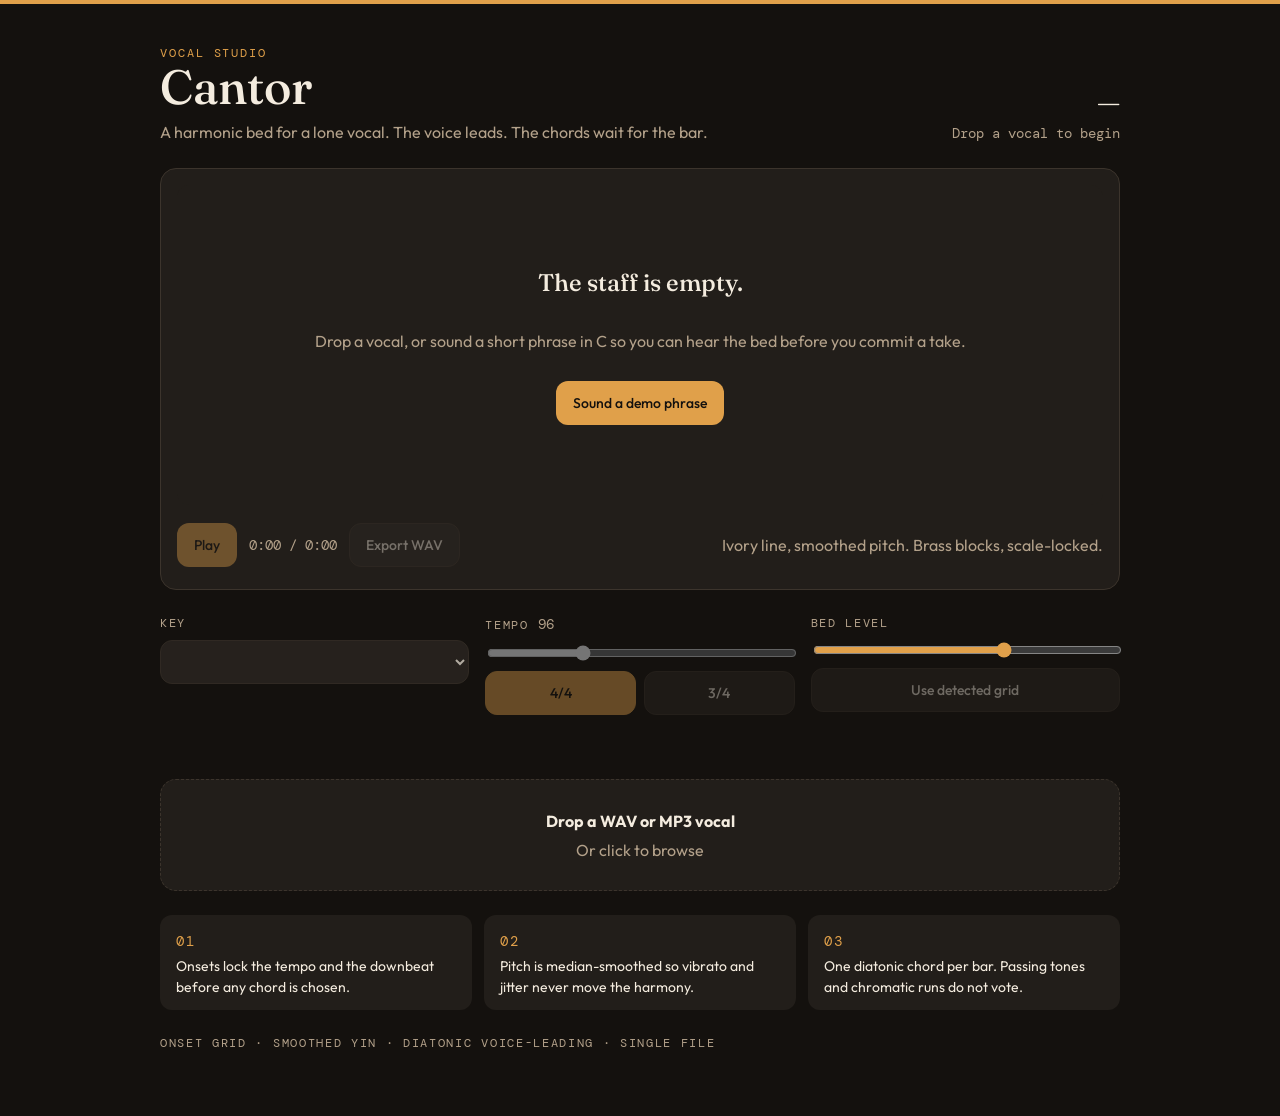
<file: scripts/voc2inst-shell.html>
<!DOCTYPE html>
<html lang="en">
<head>
<meta charset="utf-8" />
<meta name="viewport" content="width=device-width, initial-scale=1" />
<title>Cantor</title>
<link rel="preconnect" href="https://fonts.googleapis.com" />
<link rel="preconnect" href="https://fonts.gstatic.com" crossorigin />
<link href="https://fonts.googleapis.com/css2?family=DM+Mono:wght@400;500&family=Fraunces:opsz,wght@9..144,500;9..144,600&family=Outfit:wght@400;500&display=swap" rel="stylesheet" />
<style>
  :root {
    --bg: #14110e;
    --surface: #221e1a;
    --raised: #2e2924;
    --fg: #f4ecdf;
    --muted: #b3a18a;
    --brass: #e0a04a;
    --line: #3c342c;
    --display: "Fraunces", "Iowan Old Style", Georgia, serif;
    --sans: "Outfit", "Avenir Next", sans-serif;
    --mono: "DM Mono", ui-monospace, monospace;
  }
  * { box-sizing: border-box; }
  [hidden] { display: none !important; }
  html { color-scheme: dark; }
  body {
    margin: 0;
    min-height: 100vh;
    background: var(--bg);
    color: var(--fg);
    font-family: var(--sans);
    line-height: 1.5;
  }
  button, select, input[type="file"] { font: inherit; }
  button { cursor: pointer; }
  button:disabled { cursor: default; opacity: 0.4; }
  :focus-visible { outline: 2px solid var(--brass); outline-offset: 2px; }
  input[type="range"] { accent-color: var(--brass); width: 100%; }
  .bar { height: 4px; background: var(--brass); }
  .wrap { max-width: 64rem; margin: 0 auto; padding: 1.5rem 1rem 3rem; display: flex; flex-direction: column; gap: 1.5rem; }
  header.top { display: flex; flex-direction: column; gap: 1rem; }
  .kicker { font-family: var(--mono); font-size: 0.75rem; letter-spacing: 0.16em; text-transform: uppercase; color: var(--brass); margin: 0; }
  h1 { font-family: var(--display); font-weight: 500; font-size: 2.4rem; line-height: 1.05; margin: 0; }
  .lede, .muted, .hint { color: var(--muted); }
  .lede { margin: 0.5rem 0 0; }
  .keyline { font-family: var(--display); font-size: 1.8rem; margin: 0; }
  .meta { font-family: var(--mono); font-size: 0.875rem; color: var(--muted); margin: 0; }
  .panel { border: 1px solid var(--line); background: var(--surface); border-radius: 1rem; padding: 0.75rem; }
  .stage { position: relative; height: 14rem; border-radius: 0.75rem; overflow: hidden; }
  canvas { display: block; width: 100%; height: 100%; }
  .veil {
    position: absolute; inset: 0; display: flex; flex-direction: column; align-items: center; justify-content: center;
    gap: 0.75rem; background: var(--surface); text-align: center; padding: 1.5rem;
  }
  .veil h2 { font-family: var(--display); font-weight: 500; font-size: 1.5rem; margin: 0; }
  .meter { height: 4px; width: min(20rem, 100%); background: var(--raised); border-radius: 999px; overflow: hidden; }
  .meter > span { display: block; height: 100%; background: var(--brass); }
  .row { display: flex; flex-wrap: wrap; align-items: center; gap: 0.75rem; margin-top: 0.75rem; }
  .btn {
    display: inline-flex; align-items: center; justify-content: center; gap: 0.45rem;
    height: 2.75rem; padding: 0 1rem; border-radius: 0.75rem; border: 1px solid transparent;
    background: var(--brass); color: var(--bg); font-size: 0.875rem; font-weight: 500;
  }
  .btn.ghost { background: var(--raised); color: var(--fg); border-color: var(--line); }
  .btn.on { background: var(--brass); color: var(--bg); border-color: var(--brass); }
  .clock { font-family: var(--mono); font-size: 0.875rem; color: var(--muted); }
  .alert { border: 1px solid var(--line); background: var(--surface); color: var(--brass); border-radius: 0.75rem; padding: 0.75rem 1rem; margin: 0; font-size: 0.875rem; }
  .chords { display: flex; flex-wrap: wrap; gap: 0.5rem; list-style: none; margin: 0; padding: 0; }
  .chords li { background: var(--surface); border-radius: 0.5rem; padding: 0.4rem 0.75rem; }
  .deg { font-family: var(--mono); font-size: 0.75rem; color: var(--muted); }
  .sym { font-family: var(--display); font-size: 1.15rem; margin-left: 0.45rem; }
  .grid { display: grid; gap: 1rem; }
  label.field, .field { display: flex; flex-direction: column; gap: 0.5rem; }
  .lbl { font-family: var(--mono); font-size: 0.75rem; letter-spacing: 0.14em; text-transform: uppercase; color: var(--muted); }
  select {
    height: 2.75rem; border-radius: 0.75rem; border: 1px solid var(--line); background: var(--raised); color: var(--fg); padding: 0 0.75rem;
  }
  .split { display: flex; gap: 0.5rem; }
  .split .btn { flex: 1; }
  .styles { display: grid; grid-template-columns: 1fr 1fr; gap: 0.5rem; }
  .drop {
    min-height: 7rem; display: flex; flex-direction: column; align-items: center; justify-content: center; gap: 0.35rem;
    border: 1px dashed var(--line); background: var(--surface); border-radius: 1rem; text-align: center; padding: 1.5rem; cursor: pointer;
  }
  .drop.hot { border-color: var(--brass); }
  .drop input { position: absolute; width: 1px; height: 1px; overflow: hidden; clip: rect(0 0 0 0); }
  .steps { display: grid; gap: 0.75rem; list-style: none; margin: 0; padding: 0; }
  .steps li { background: var(--surface); border-radius: 0.75rem; padding: 0.75rem 1rem; }
  .steps p { margin: 0.25rem 0 0; font-size: 0.875rem; }
  .foot { font-family: var(--mono); font-size: 0.75rem; letter-spacing: 0.14em; text-transform: uppercase; color: var(--muted); margin: 0; }
  @media (min-width: 768px) {
    .wrap { padding: 2.5rem 2rem 4rem; }
    h1 { font-size: 3rem; }
    header.top { flex-direction: row; align-items: flex-end; justify-content: space-between; }
    .keyblock { text-align: right; }
    .stage { height: 20rem; }
    .panel { padding: 1rem; }
    .grid { grid-template-columns: 1fr 1fr 1fr; }
    .styles { grid-template-columns: repeat(4, 1fr); }
    .steps { grid-template-columns: 1fr 1fr 1fr; }
    .push { margin-left: auto; }
  }
</style>
</head>
<body>
<div class="bar"></div>
<main class="wrap">
  <header class="top">
    <div>
      <p class="kicker">Vocal studio</p>
      <h1>Cantor</h1>
      <p class="lede">A harmonic bed for a lone vocal. The voice leads. The chords wait for the bar.</p>
    </div>
    <div class="keyblock">
      <p class="keyline" id="keyLabel">—</p>
      <p class="meta" id="metaLabel">Drop a vocal to begin</p>
    </div>
  </header>

  <section class="panel">
    <div class="stage">
      <canvas id="score" aria-hidden="true"></canvas>
      <div class="veil" id="veil">
        <h2 id="veilTitle">The staff is empty.</h2>
        <p class="muted" id="veilCopy">Drop a vocal, or sound a short phrase in C so you can hear the bed before you commit a take.</p>
        <div class="meter" id="meter" hidden><span id="meterFill"></span></div>
        <button class="btn" id="demoBtn" type="button">Sound a demo phrase</button>
      </div>
    </div>
    <div class="row">
      <button class="btn" id="playBtn" type="button" disabled>Play</button>
      <span class="clock" id="clock">0:00 / 0:00</span>
      <button class="btn ghost" id="exportBtn" type="button" disabled>Export WAV</button>
      <p class="muted push">Ivory line, smoothed pitch. Brass blocks, scale-locked.</p>
    </div>
  </section>

  <p class="alert" id="alert" hidden></p>
  <p class="muted" id="capped" hidden>Export keeps the first six minutes.</p>

  <div id="chordBlock" hidden>
    <p class="kicker" id="gridNote"></p>
    <ol class="chords" id="chords"></ol>
  </div>

  <section class="grid">
    <label class="field">
      <span class="lbl">Key</span>
      <select id="keySelect" disabled></select>
    </label>
    <div class="field">
      <div class="row" style="margin:0;gap:0.6rem">
        <span class="lbl">Tempo</span>
        <span class="clock" id="bpmRead">96</span>
      </div>
      <input id="bpm" type="range" min="60" max="180" step="1" value="96" disabled aria-label="Tempo in beats per minute" />
      <div class="split">
        <button class="btn on" id="m4" type="button" disabled>4/4</button>
        <button class="btn ghost" id="m3" type="button" disabled>3/4</button>
      </div>
    </div>
    <div class="field">
      <span class="lbl">Bed level</span>
      <input id="bed" type="range" min="0" max="1.6" step="0.01" value="1" aria-label="Backing track level" />
      <button class="btn ghost" id="resetBtn" type="button" disabled>Use detected grid</button>
    </div>
  </section>

  <section>
    <div class="styles" id="styles"></div>
    <p class="hint" id="styleHint"></p>
  </section>

  <label class="drop" id="drop">
    <strong id="fileName">Drop a WAV or MP3 vocal</strong>
    <span class="muted" id="fileHint">Or click to browse</span>
    <input id="file" type="file" accept="audio/*,.wav,.mp3,.m4a,.ogg,.flac" />
  </label>

  <ol class="steps">
    <li><p class="kicker">01</p><p>Onsets lock the tempo and the downbeat before any chord is chosen.</p></li>
    <li><p class="kicker">02</p><p>Pitch is median-smoothed so vibrato and jitter never move the harmony.</p></li>
    <li><p class="kicker">03</p><p>One diatonic chord per bar. Passing tones and chromatic runs do not vote.</p></li>
  </ol>
  <p class="foot">Onset grid · smoothed YIN · diatonic voice-leading · single file</p>
</main>
<script>/*__BUNDLE__*/</script>
<script>
const STYLES = [
  { id: "pad", label: "Pad", hint: "Sustained triads, one chord per bar, voiced in close position." },
  { id: "piano", label: "Piano", hint: "Block chords and a bass that follow the phrase without leaping." },
  { id: "arp", label: "Arpeggio", hint: "Broken chords that rise or fall with the vocal." },
  { id: "line", label: "Counterline", hint: "A diatonic line a third below. Leaps stay inside a fifth." },
];
const INK = "#221e1a", IVORY = "#f4ecdf", MUTED = "#b3a18a", BRASS = "#e0a04a", LINE = "#3c342c";

const player = new Voc2Inst.BedPlayer();
const $ = (id) => document.getElementById(id);
let features = null, arrangement = null, fileName = null;
let phase = "idle", message = "Listening for the pulse", progress = 0, error = null;
let style = "pad", meter = 4, bpmDraft = null, rootDraft = null, modeDraft = null;
let bed = 1, playing = false, exporting = false, capped = false, job = 0;

const keySelect = $("keySelect");
for (let root = 0; root < 12; root++) {
  for (const mode of ["major", "minor"]) {
    const opt = document.createElement("option");
    opt.value = root + ":" + mode;
    opt.textContent = Voc2Inst.NOTE_NAMES[root] + " " + mode;
    keySelect.appendChild(opt);
  }
}
const stylesEl = $("styles");
for (const item of STYLES) {
  const btn = document.createElement("button");
  btn.type = "button";
  btn.className = "btn ghost";
  btn.textContent = item.label;
  btn.dataset.style = item.id;
  btn.addEventListener("click", () => { style = item.id; syncStyle(); paintNow(); });
  stylesEl.appendChild(btn);
}

function fmt(sec) {
  const safe = Number.isFinite(sec) ? Math.max(0, sec) : 0;
  const whole = Math.floor(safe);
  return Math.floor(whole / 60) + ":" + String(whole % 60).padStart(2, "0");
}
function shownBpm() { return bpmDraft ?? features?.detectedBpm ?? 96; }
function shownRoot() { return rootDraft ?? features?.detectedRoot ?? 0; }
function shownMode() { return modeDraft ?? features?.detectedMode ?? "major"; }
function ready() { return phase === "ready" && features && arrangement; }

function recompute() {
  if (!features) { arrangement = null; return; }
  arrangement = Voc2Inst.arrange(features, {
    bpm: bpmDraft, root: rootDraft, mode: modeDraft, meter, style,
  });
  player.notes = arrangement.notes;
  player.style = style;
  if (player.playing) player.play(player.currentTime());
}

function syncStyle() {
  for (const btn of stylesEl.querySelectorAll("button")) {
    const on = btn.dataset.style === style;
    btn.className = on ? "btn on" : "btn ghost";
    btn.setAttribute("aria-pressed", on ? "true" : "false");
  }
  $("styleHint").textContent = STYLES.find((item) => item.id === style).hint;
}

function render() {
  const ok = !!ready();
  $("keyLabel").textContent = features ? Voc2Inst.NOTE_NAMES[shownRoot()] + " " + shownMode() : "—";
  $("metaLabel").textContent = ok ? shownBpm() + " bpm · " + meter + "/4" : "Drop a vocal to begin";
  $("bpm").value = String(shownBpm());
  $("bpmRead").textContent = String(shownBpm());
  $("bpm").disabled = !ok;
  keySelect.disabled = !ok;
  keySelect.value = shownRoot() + ":" + shownMode();
  $("m4").disabled = !ok;
  $("m3").disabled = !ok;
  $("m4").className = meter === 4 ? "btn on" : "btn ghost";
  $("m3").className = meter === 3 ? "btn on" : "btn ghost";
  const overridden = bpmDraft != null || rootDraft != null || modeDraft != null;
  $("resetBtn").disabled = !ok || !overridden;
  $("playBtn").disabled = !ok;
  $("playBtn").textContent = playing ? "Pause" : "Play";
  $("exportBtn").disabled = !ok || exporting;
  $("exportBtn").textContent = exporting ? "Rendering…" : "Export WAV";
  $("clock").textContent = fmt(player.currentTime()) + " / " + fmt(features?.duration ?? 0);
  $("capped").hidden = !capped;
  const alert = $("alert");
  if (error && phase === "ready") { alert.hidden = false; alert.textContent = error; }
  else alert.hidden = true;

  const veil = $("veil");
  veil.hidden = phase === "ready";
  $("meter").hidden = phase !== "working";
  $("meterFill").style.width = Math.round(progress * 100) + "%";
  $("demoBtn").hidden = phase === "working";
  if (phase === "working") {
    $("veilTitle").textContent = message;
    $("veilCopy").textContent = "";
  } else if (phase === "error") {
    $("veilTitle").textContent = "That take didn't open.";
    $("veilCopy").textContent = error || "Try a WAV or MP3 vocal.";
  } else {
    $("veilTitle").textContent = "The staff is empty.";
    $("veilCopy").textContent = "Drop a vocal, or sound a short phrase in C so you can hear the bed before you commit a take.";
  }

  const block = $("chordBlock");
  block.hidden = !ok;
  if (ok) {
    const sparse = features.voicedFraction < 0.08 ? " · sparse pitch" : "";
    $("gridNote").textContent = (overridden ? "Grid set by you" : "Grid from the vocal") + sparse;
    const list = $("chords");
    list.replaceChildren();
    if (arrangement.chords.length === 0) {
      const li = document.createElement("li");
      li.textContent = "No stable phrase to harmonize. The take may be too quiet or too spoken.";
      list.appendChild(li);
    } else {
      for (const chord of arrangement.chords) {
        const li = document.createElement("li");
        li.innerHTML = '<span class="deg"></span><span class="sym"></span>';
        li.querySelector(".deg").textContent = chord.degree;
        li.querySelector(".sym").textContent = chord.symbol;
        list.appendChild(li);
      }
    }
  }
  $("fileName").textContent = fileName || "Drop a WAV or MP3 vocal";
  $("fileHint").textContent = fileName ? "Drop another take to replace it" : "Or click to browse";
  syncStyle();
}

function paint(canvas, playhead) {
  const dpr = Math.min(window.devicePixelRatio || 1, 2);
  const rect = canvas.getBoundingClientRect();
  const w = Math.max(1, Math.floor(rect.width * dpr));
  const h = Math.max(1, Math.floor(rect.height * dpr));
  if (canvas.width !== w || canvas.height !== h) { canvas.width = w; canvas.height = h; }
  const ctx = canvas.getContext("2d");
  ctx.clearRect(0, 0, w, h);
  ctx.fillStyle = INK;
  ctx.fillRect(0, 0, w, h);
  const top = h * 0.22, bot = h * 0.9, left = Math.round(w * 0.03), right = Math.round(w * 0.985);
  const plotW = Math.max(1, right - left);
  ctx.strokeStyle = LINE;
  ctx.lineWidth = Math.max(1, dpr);
  for (let i = 0; i < 5; i++) {
    const y = top + ((bot - top) * i) / 4;
    ctx.beginPath(); ctx.moveTo(left, y); ctx.lineTo(right, y); ctx.stroke();
  }
  if (!features || !arrangement || features.duration <= 0) return;
  const dur = features.duration;
  const xOf = (t) => left + (Math.min(dur, Math.max(0, t)) / dur) * plotW;
  const wave = features.waveform;
  const midY = (top + bot) / 2;
  const amp = (bot - top) * 0.36;
  ctx.beginPath();
  ctx.moveTo(left, midY);
  for (let i = 0; i < wave.length; i++) ctx.lineTo(left + (i / Math.max(1, wave.length)) * plotW, midY - wave[i].max * amp);
  for (let i = wave.length - 1; i >= 0; i--) ctx.lineTo(left + (i / Math.max(1, wave.length)) * plotW, midY - wave[i].min * amp);
  ctx.closePath();
  ctx.fillStyle = "rgba(224, 160, 74, 0.16)";
  ctx.fill();
  let lo = 58, hi = 74, found = false;
  for (const frame of features.frames) {
    if (frame.midi == null) continue;
    if (!found) { lo = hi = frame.midi; found = true; }
    else { if (frame.midi < lo) lo = frame.midi; if (frame.midi > hi) hi = frame.midi; }
  }
  lo -= 3; hi += 3;
  if (hi - lo < 12) { const mid = (hi + lo) / 2; lo = mid - 6; hi = mid + 6; }
  const yOf = (midi) => bot - ((midi - lo) / (hi - lo)) * (bot - top);
  const barDur = (60 / arrangement.bpm) * arrangement.meter;
  let bar = arrangement.downbeat;
  while (bar > 0.001) bar -= barDur;
  ctx.textBaseline = "top";
  while (bar < dur + barDur * 0.2) {
    const x = xOf(Math.max(0, bar));
    ctx.strokeStyle = LINE;
    ctx.lineWidth = Math.max(1, dpr);
    ctx.beginPath(); ctx.moveTo(x, h * 0.08); ctx.lineTo(x, bot); ctx.stroke();
    const chord = arrangement.chords.find((mark) => Math.abs(mark.start - Math.max(0, bar)) < barDur * 0.4);
    const width = xOf(Math.min(dur, bar + barDur)) - x;
    if (chord && width > 28 * dpr && bar < dur) {
      ctx.fillStyle = BRASS;
      ctx.font = Math.round(15 * dpr) + "px Fraunces, Georgia, serif";
      ctx.fillText(chord.symbol, x + 6 * dpr, h * 0.045);
    }
    bar += barDur;
  }
  for (const cell of arrangement.cells) {
    if (cell.midi == null) continue;
    const x = xOf(cell.start);
    const width = Math.max(dpr * 2, (cell.duration / dur) * plotW - dpr);
    const y = yOf(cell.midi);
    const solid = cell.diatonic && !cell.passing;
    ctx.globalAlpha = solid ? 0.92 : 0.4;
    ctx.fillStyle = solid ? BRASS : MUTED;
    ctx.fillRect(x, y - 1.5 * dpr, width, 3 * dpr);
  }
  ctx.globalAlpha = 1;
  ctx.beginPath();
  ctx.strokeStyle = IVORY;
  ctx.lineWidth = 1.4 * dpr;
  ctx.lineJoin = "round";
  ctx.lineCap = "round";
  let drawing = false;
  const step = Math.max(1, Math.floor(features.frames.length / 1000));
  for (let i = 0; i < features.frames.length; i += step) {
    const frame = features.frames[i];
    if (frame.midi == null) { drawing = false; continue; }
    const x = xOf(frame.t), y = yOf(frame.midi);
    if (!drawing) { ctx.moveTo(x, y); drawing = true; } else ctx.lineTo(x, y);
  }
  ctx.stroke();
  if (playhead >= 0) {
    const x = xOf(playhead);
    ctx.strokeStyle = BRASS;
    ctx.lineWidth = 1.5 * dpr;
    ctx.beginPath(); ctx.moveTo(x, h * 0.04); ctx.lineTo(x, bot); ctx.stroke();
  }
}

const canvas = $("score");
function paintNow() { paint(canvas, player.currentTime()); }
let ended = false;
function tick() {
  const time = player.currentTime();
  paint(canvas, time);
  if (playing) $("clock").textContent = fmt(time) + " / " + fmt(features?.duration ?? 0);
  if (playing && features && time >= features.duration - 0.05) {
    if (!ended) { ended = true; player.pause(); playing = false; render(); }
  } else if (!playing) ended = false;
  requestAnimationFrame(tick);
}
requestAnimationFrame(tick);

async function ingest(name, samples, sampleRate, buffer) {
  const id = ++job;
  player.pause();
  playing = false;
  features = null;
  arrangement = null;
  fileName = name;
  error = null;
  capped = false;
  bpmDraft = rootDraft = modeDraft = null;
  phase = "working";
  progress = 0.02;
  message = "Listening for the pulse";
  render();
  try {
    const next = await Voc2Inst.analyzeVocal(samples, sampleRate, (label, ratio) => {
      if (id !== job) return;
      message = label;
      progress = ratio;
      render();
    });
    if (id !== job) return;
    player.vocal = buffer;
    player.origin = 0;
    features = next;
    phase = "ready";
    recompute();
    render();
    paintNow();
  } catch (err) {
    if (id !== job) return;
    phase = "error";
    error = err instanceof Error ? err.message : "Could not read that vocal.";
    render();
  }
}

async function onFile(file) {
  player.prime();
  phase = "working";
  message = "Opening the take";
  error = null;
  render();
  try {
    const encoded = await file.arrayBuffer();
    const audio = await player.prime().decodeAudioData(encoded.slice(0));
    const channels = [];
    for (let c = 0; c < audio.numberOfChannels; c++) channels.push(audio.getChannelData(c));
    await ingest(file.name, Voc2Inst.mixToMono(channels), audio.sampleRate, audio);
  } catch {
    phase = "error";
    error = "That file didn't decode. Try a WAV or MP3 vocal.";
    render();
  }
}

function onDemo() {
  player.prime();
  const samples = Voc2Inst.makeDemoVocal();
  const buffer = player.makeBuffer(samples, 44100);
  ingest("Demo phrase", samples, 44100, buffer);
}

function toggle() {
  if (!features) return;
  if (player.playing) { player.pause(); playing = false; render(); return; }
  let from = player.currentTime();
  if (from >= features.duration - 0.08) from = 0;
  player.play(from);
  playing = true;
  ended = false;
  render();
}

$("demoBtn").addEventListener("click", onDemo);
$("playBtn").addEventListener("click", toggle);
$("exportBtn").addEventListener("click", async () => {
  if (!player.vocal || !arrangement) return;
  exporting = true;
  error = null;
  render();
  try {
    const blob = await Voc2Inst.exportMix(player.vocal, arrangement.notes, style, bed);
    const url = URL.createObjectURL(blob);
    const anchor = document.createElement("a");
    anchor.href = url;
    anchor.download = "cantor-bed.wav";
    anchor.click();
    URL.revokeObjectURL(url);
    capped = player.vocal.duration > 360;
  } catch {
    error = "The mix couldn't be rendered in this browser.";
  } finally {
    exporting = false;
    render();
  }
});
keySelect.addEventListener("change", () => {
  const [root, mode] = keySelect.value.split(":");
  rootDraft = Number(root);
  modeDraft = mode === "minor" ? "minor" : "major";
  recompute();
  render();
});
$("bpm").addEventListener("input", () => {
  bpmDraft = Number($("bpm").value);
  recompute();
  render();
});
$("m4").addEventListener("click", () => { meter = 4; recompute(); render(); });
$("m3").addEventListener("click", () => { meter = 3; recompute(); render(); });
$("bed").addEventListener("input", () => {
  bed = Number($("bed").value);
  player.setBed(bed);
});
$("resetBtn").addEventListener("click", () => {
  bpmDraft = rootDraft = modeDraft = null;
  recompute();
  render();
});
$("file").addEventListener("change", (event) => {
  const file = event.target.files && event.target.files[0];
  event.target.value = "";
  if (file) onFile(file);
});
const drop = $("drop");
drop.addEventListener("dragover", (event) => { event.preventDefault(); drop.classList.add("hot"); });
drop.addEventListener("dragleave", () => drop.classList.remove("hot"));
drop.addEventListener("drop", (event) => {
  event.preventDefault();
  drop.classList.remove("hot");
  const file = event.dataTransfer.files[0];
  if (file) onFile(file);
});
window.addEventListener("keydown", (event) => {
  if (event.code !== "Space") return;
  const tag = event.target && event.target.tagName;
  if (tag === "INPUT" || tag === "SELECT" || tag === "TEXTAREA") return;
  event.preventDefault();
  toggle();
});
render();
</script>
</body>
</html>
</file>
